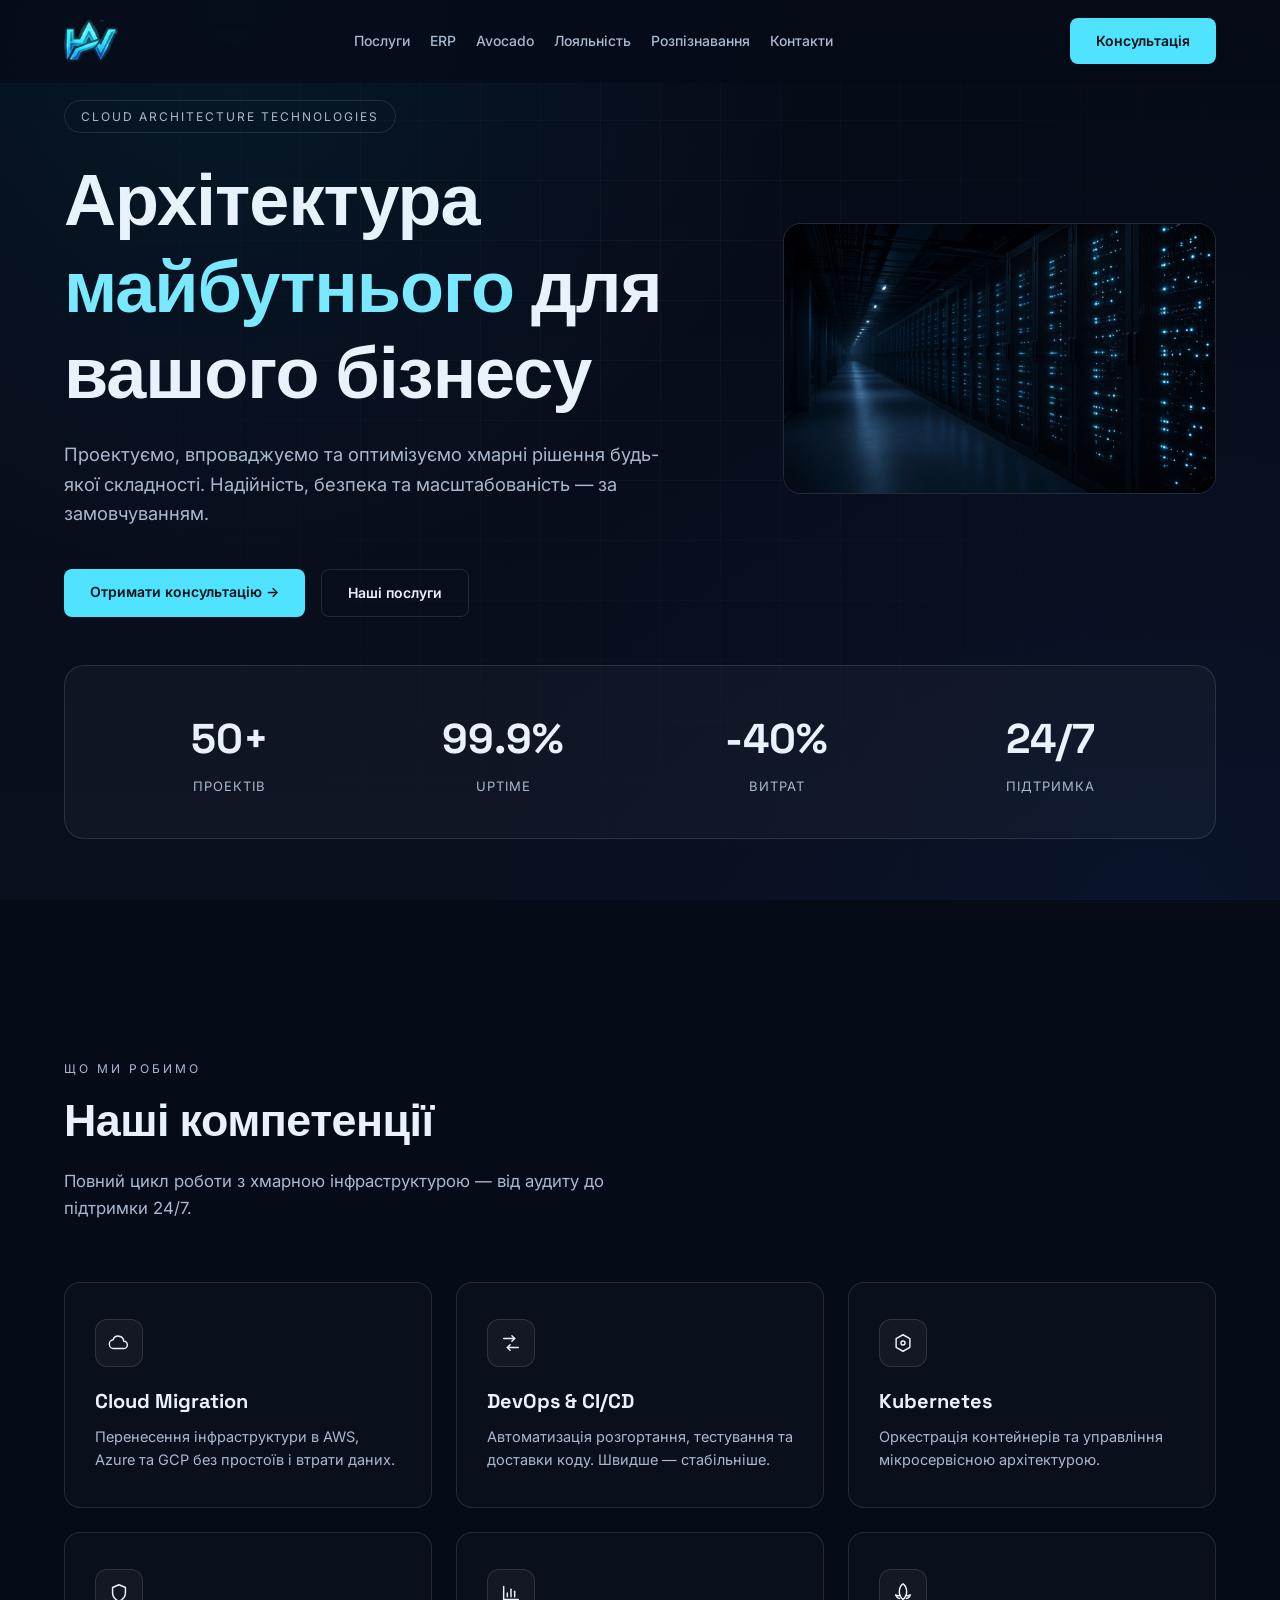
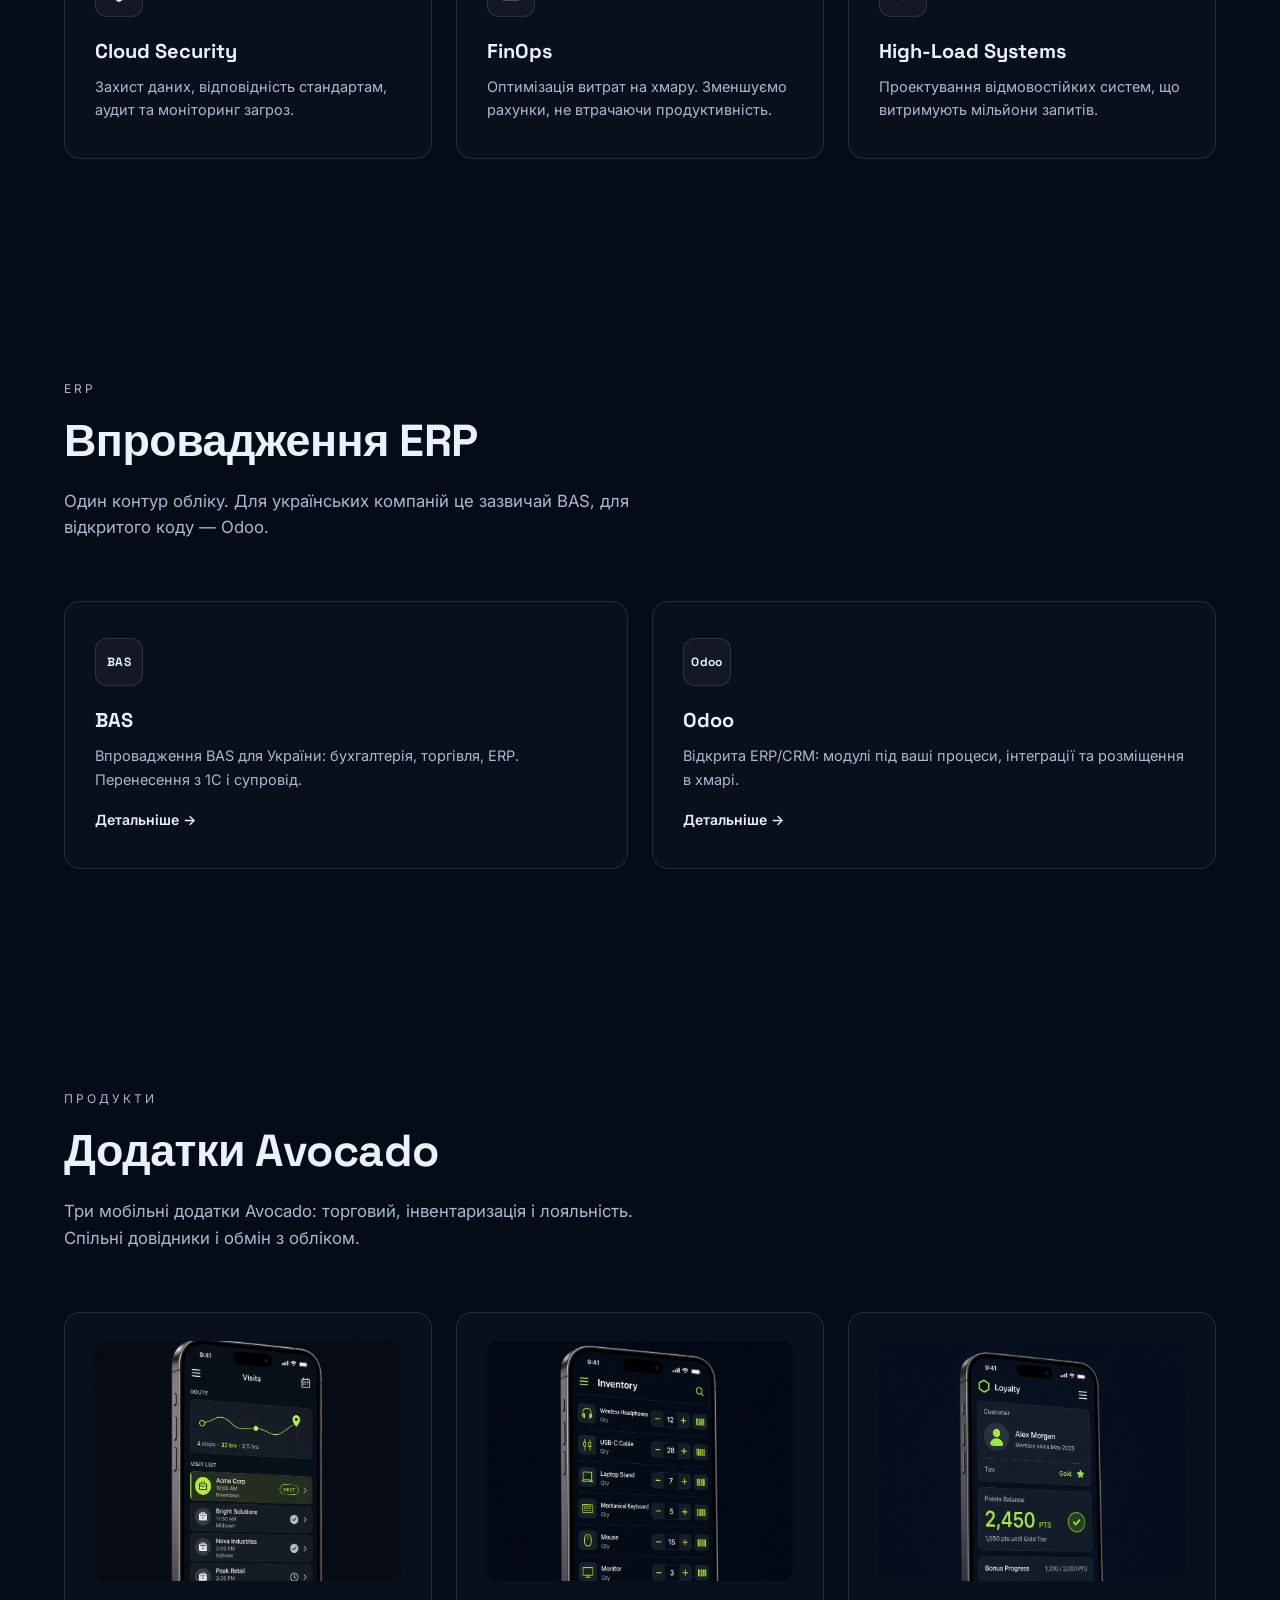
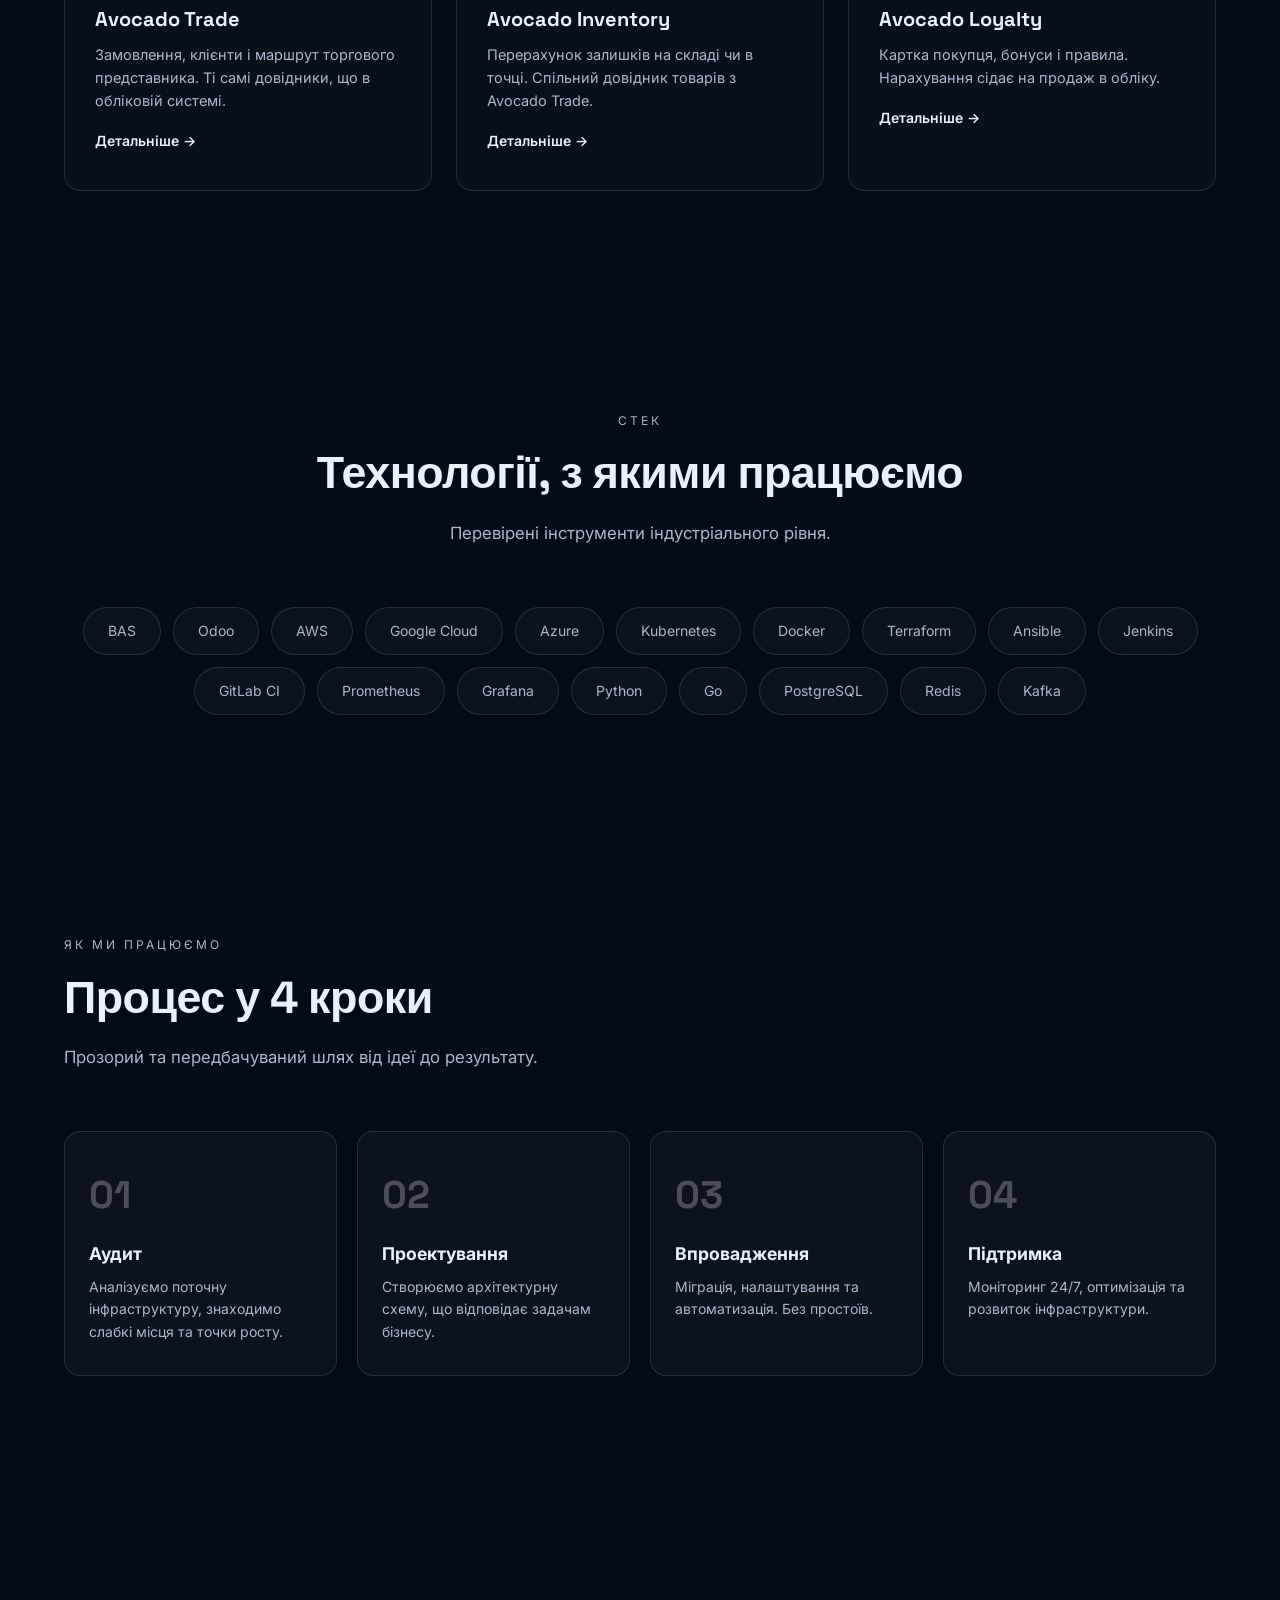
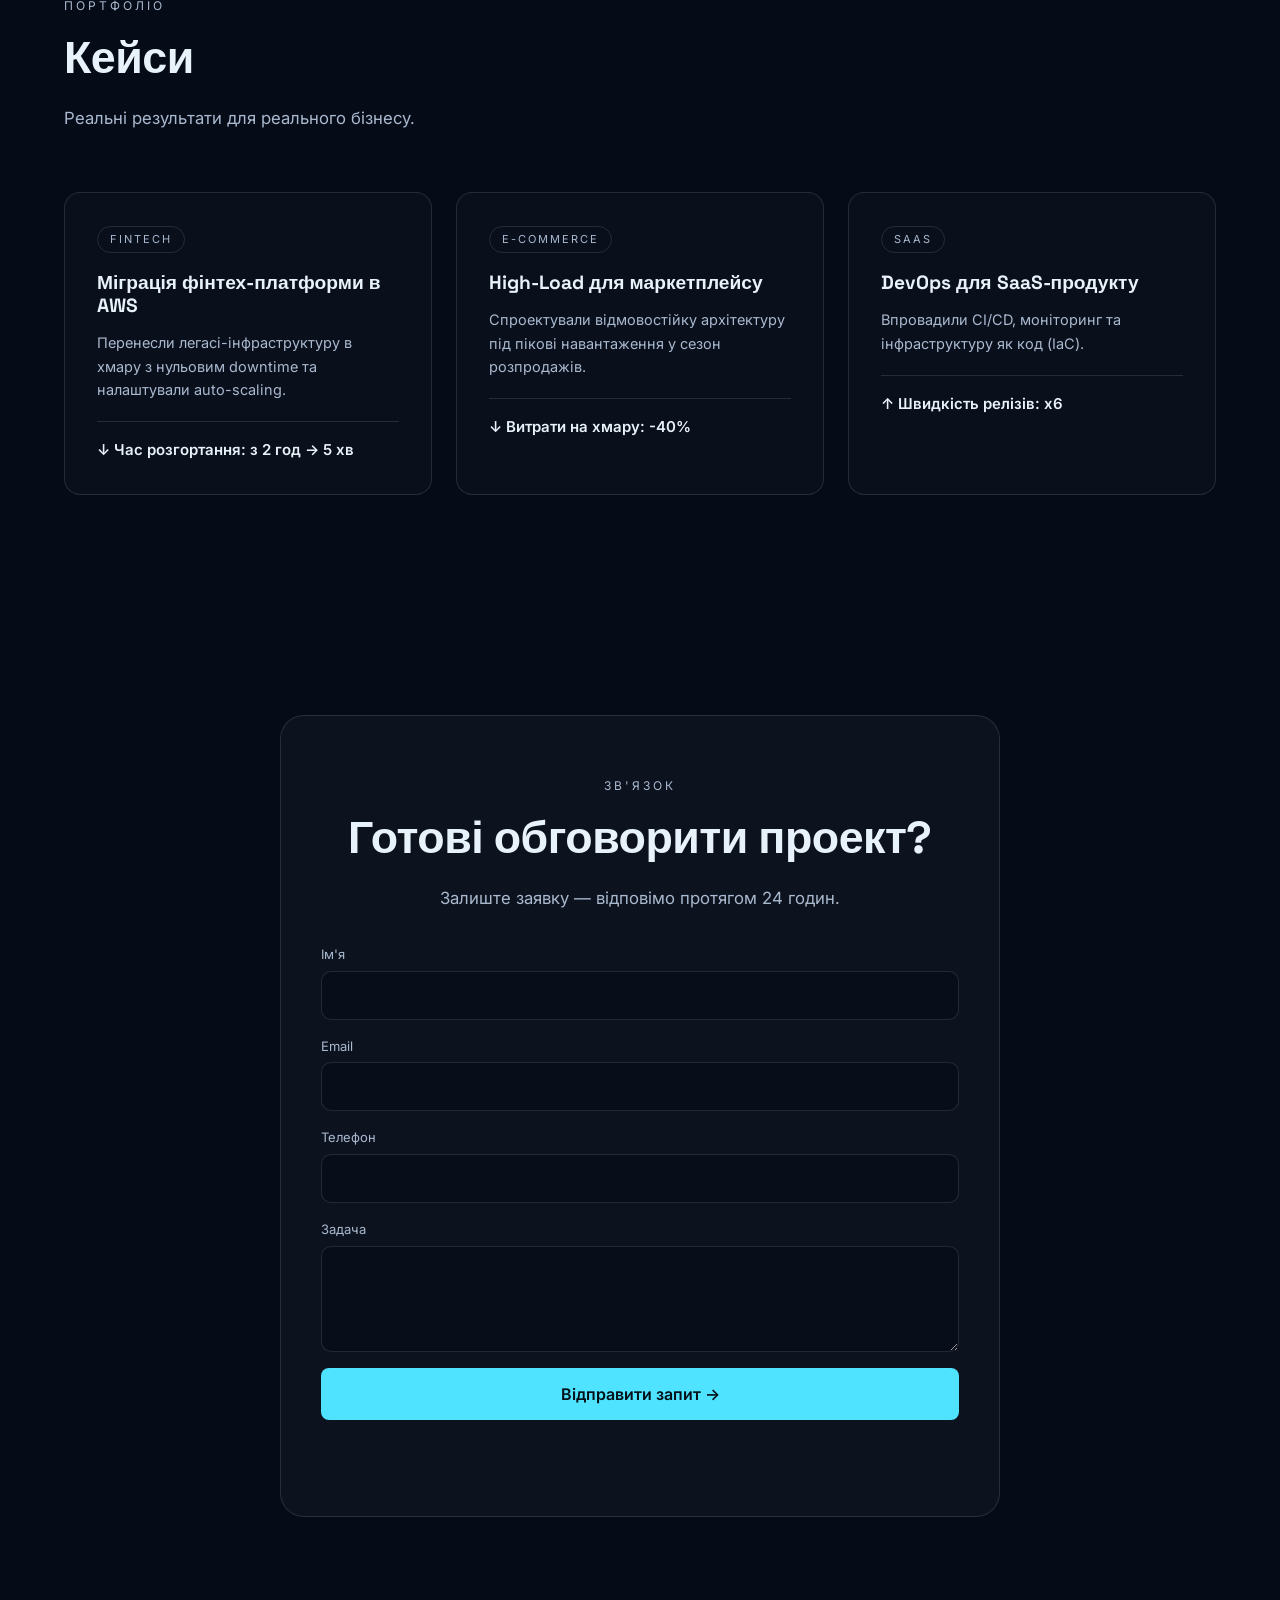
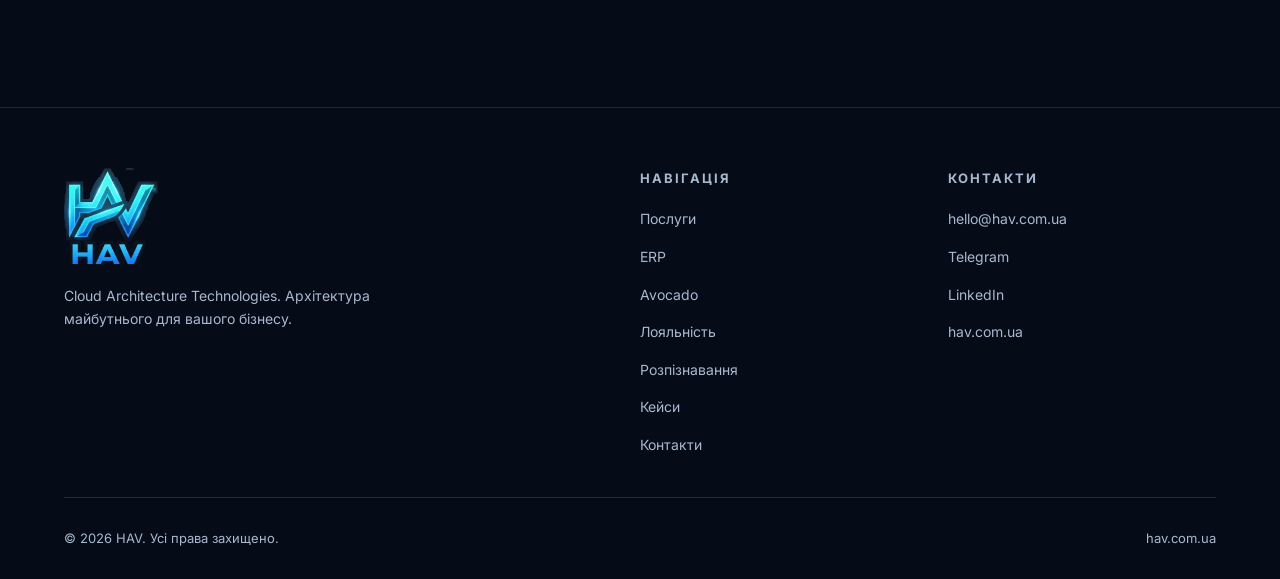
<file: index.html>
<!DOCTYPE html>
<html lang="uk" class="booting">
<head>
<meta charset="UTF-8" />
<meta name="viewport" content="width=device-width, initial-scale=1.0" />
<title>HAV — Cloud Architecture Technologies</title>
<link rel="icon" href="/favicon.ico" sizes="any">
<link rel="icon" type="image/png" sizes="32x32" href="/img/favicon-32.png">
<link rel="apple-touch-icon" href="/img/apple-touch-icon.png">
<meta name="description" content="HAV — проектуємо, впроваджуємо та оптимізуємо хмарні рішення для бізнесу. Архітектура майбутнього." />
<link rel="preconnect" href="https://fonts.googleapis.com">
<link rel="preconnect" href="https://fonts.gstatic.com" crossorigin>
<link href="https://fonts.googleapis.com/css2?family=Inter:wght@300;400;600;800;900&family=Space+Grotesk:wght@500;700&display=swap" rel="stylesheet">
<link rel="stylesheet" href="/css/styles.css">
</head>
<body data-page="home">

<header id="header">
  <div class="container nav">
    <a href="/" class="logo"><img src="/img/mark.png" alt="HAV"></a>
    <nav class="nav-links" id="navLinks">
      <a href="#services">Послуги</a>
      <a href="/erp">ERP</a>
      <a href="/avocado">Avocado</a>
      <a href="/loyalty">Лояльність</a>
      <a href="/recognition">Розпізнавання</a>
      <a href="#contact">Контакти</a>
      <a href="#contact" class="btn btn-primary">Консультація</a>
    </nav>
    <a href="#contact" class="btn btn-primary nav-cta">Консультація</a>
    <button class="burger" id="burger" type="button" aria-label="Меню" aria-expanded="false" aria-controls="navLinks">
      <span></span><span></span><span></span>
    </button>
  </div>
</header>

<main id="top">
  <section class="hero">
    <div class="container">
      <div class="hero-layout">
        <div class="hero-copy">
          <span class="badge" id="heroBadge">CLOUD ARCHITECTURE TECHNOLOGIES</span>
          <h1 id="heroTitle">Архітектура <span>майбутнього</span> для вашого бізнесу</h1>
          <p id="heroLead">Проектуємо, впроваджуємо та оптимізуємо хмарні рішення будь-якої складності. Надійність, безпека та масштабованість — за замовчуванням.</p>
          <div class="hero-cta" id="heroCta">
            <a href="#contact" class="btn btn-primary">Отримати консультацію →</a>
            <a href="#services" class="btn btn-ghost">Наші послуги</a>
          </div>
        </div>
        <figure class="hero-photo">
          <img src="/img/hero.jpg" alt="Серверна зала: стійки з холодним світлом індикаторів" width="1280" height="720">
        </figure>
      </div>
      <div class="stats" id="stats">
        <div class="stat"><b>50+</b><span>ПРОЕКТІВ</span></div>
        <div class="stat"><b>99.9%</b><span>UPTIME</span></div>
        <div class="stat"><b>-40%</b><span>ВИТРАТ</span></div>
        <div class="stat"><b>24/7</b><span>ПІДТРИМКА</span></div>
      </div>
    </div>
  </section>

  <section id="services">
    <div class="container">
      <span class="section-tag" id="servicesTag"></span>
      <h2 class="section-title" id="servicesTitle"></h2>
      <p class="section-sub" id="servicesSub"></p>
      <div class="services-grid" id="servicesGrid"></div>
    </div>
  </section>

  <section id="systems">
    <div class="container">
      <span class="section-tag" id="systemsTag"></span>
      <h2 class="section-title" id="systemsTitle"></h2>
      <p class="section-sub" id="systemsSub"></p>
      <div class="services-grid" id="systemsGrid"></div>
    </div>
  </section>

  <section id="products">
    <div class="container">
      <span class="section-tag" id="productsTag">Продукти</span>
      <h2 class="section-title" id="productsTitle">Додатки Avocado</h2>
      <p class="section-sub" id="productsSub">Три мобільні додатки Avocado: торговий, інвентаризація і лояльність. Спільні довідники і обмін з обліком.</p>
      <div class="services-grid" id="productsGrid">
        <a class="service" href="/trade"><img class="service-shot" src="/img/avocado-trade.jpg" alt=""><h3>Avocado Trade</h3><p>Замовлення, клієнти і маршрут торгового представника. Ті самі довідники, що в обліковій системі.</p><span class="more">Детальніше →</span></a>
        <a class="service" href="/inventory"><img class="service-shot" src="/img/avocado-inventory.jpg" alt=""><h3>Avocado Inventory</h3><p>Перерахунок залишків на складі чи в точці. Спільний довідник товарів з Avocado Trade.</p><span class="more">Детальніше →</span></a>
        <a class="service" href="/loyalty"><img class="service-shot" src="/img/avocado-loyalty.jpg" alt=""><h3>Avocado Loyalty</h3><p>Картка покупця, бонуси і правила. Нарахування сідає на продаж в обліку.</p><span class="more">Детальніше →</span></a>
      </div>
    </div>
  </section>

  <section id="tech">
    <div class="container">
      <div class="center-copy">
        <span class="section-tag" id="techTag"></span>
        <h2 class="section-title" id="techTitle"></h2>
        <p class="section-sub" id="techSub"></p>
      </div>
      <div class="tech-grid reveal" id="techGrid"></div>
    </div>
  </section>

  <section id="process">
    <div class="container">
      <span class="section-tag" id="processTag"></span>
      <h2 class="section-title" id="processTitle"></h2>
      <p class="section-sub" id="processSub"></p>
      <div class="process" id="processGrid"></div>
    </div>
  </section>

  <section id="cases">
    <div class="container">
      <span class="section-tag" id="casesTag"></span>
      <h2 class="section-title" id="casesTitle"></h2>
      <p class="section-sub" id="casesSub"></p>
      <div class="cases" id="casesGrid"></div>
    </div>
  </section>

  <section id="contact">
    <div class="container">
      <div class="contact">
        <div class="center-copy">
          <span class="section-tag" id="contactTag"></span>
          <h2 class="section-title" id="contactTitle"></h2>
          <p class="section-sub" id="contactSub" style="margin-bottom:0"></p>
        </div>
        <form id="contactForm">
          <div class="hp" aria-hidden="true">
            <label>Не заповнюйте<input type="text" name="hp" tabindex="-1" autocomplete="off"></label>
          </div>
          <label class="field">
            <span>Ім'я</span>
            <input type="text" name="name" autocomplete="name" maxlength="80" required>
          </label>
          <label class="field">
            <span>Email</span>
            <input type="email" name="email" autocomplete="email" maxlength="120" required>
          </label>
          <label class="field">
            <span>Телефон</span>
            <input type="tel" name="phone" autocomplete="tel" maxlength="40">
          </label>
          <label class="field">
            <span>Задача</span>
            <textarea name="message" rows="4" maxlength="4000"></textarea>
          </label>
          <button type="submit" class="btn btn-primary" id="submitBtn">Відправити запит →</button>
          <p class="form-status" id="formStatus" role="status" aria-live="polite"></p>
        </form>
      </div>
    </div>
  </section>
</main>

<footer>
  <div class="container">
    <div class="footer-grid">
      <div class="footer-brand">
        <div class="logo"><img src="/img/logo.png" alt="HAV"></div>
        <p id="footerTagline"></p>
      </div>
      <div>
        <h4>Навігація</h4>
        <ul>
          <li><a href="#services">Послуги</a></li>
          <li><a href="/erp">ERP</a></li>
          <li><a href="/avocado">Avocado</a></li>
          <li><a href="/loyalty">Лояльність</a></li>
          <li><a href="/recognition">Розпізнавання</a></li>
          <li><a href="#cases">Кейси</a></li>
          <li><a href="#contact">Контакти</a></li>
        </ul>
      </div>
      <div>
        <h4>Контакти</h4>
        <ul id="footerContacts"></ul>
      </div>
    </div>
    <div class="copyright">
      <!-- Email у noscript тримайте разом із contact.email у content.json -->
      <span id="copyright"></span>
      <span id="footerSite"></span>
    </div>
  </div>
</footer>

<noscript>
  <p class="noscript">Щоб переглянути сторінку, увімкніть JavaScript. Заявку можна надіслати на hello@hav.com.ua</p>
</noscript>

<script src="/js/main.js"></script>
</body>
</html>
</file>
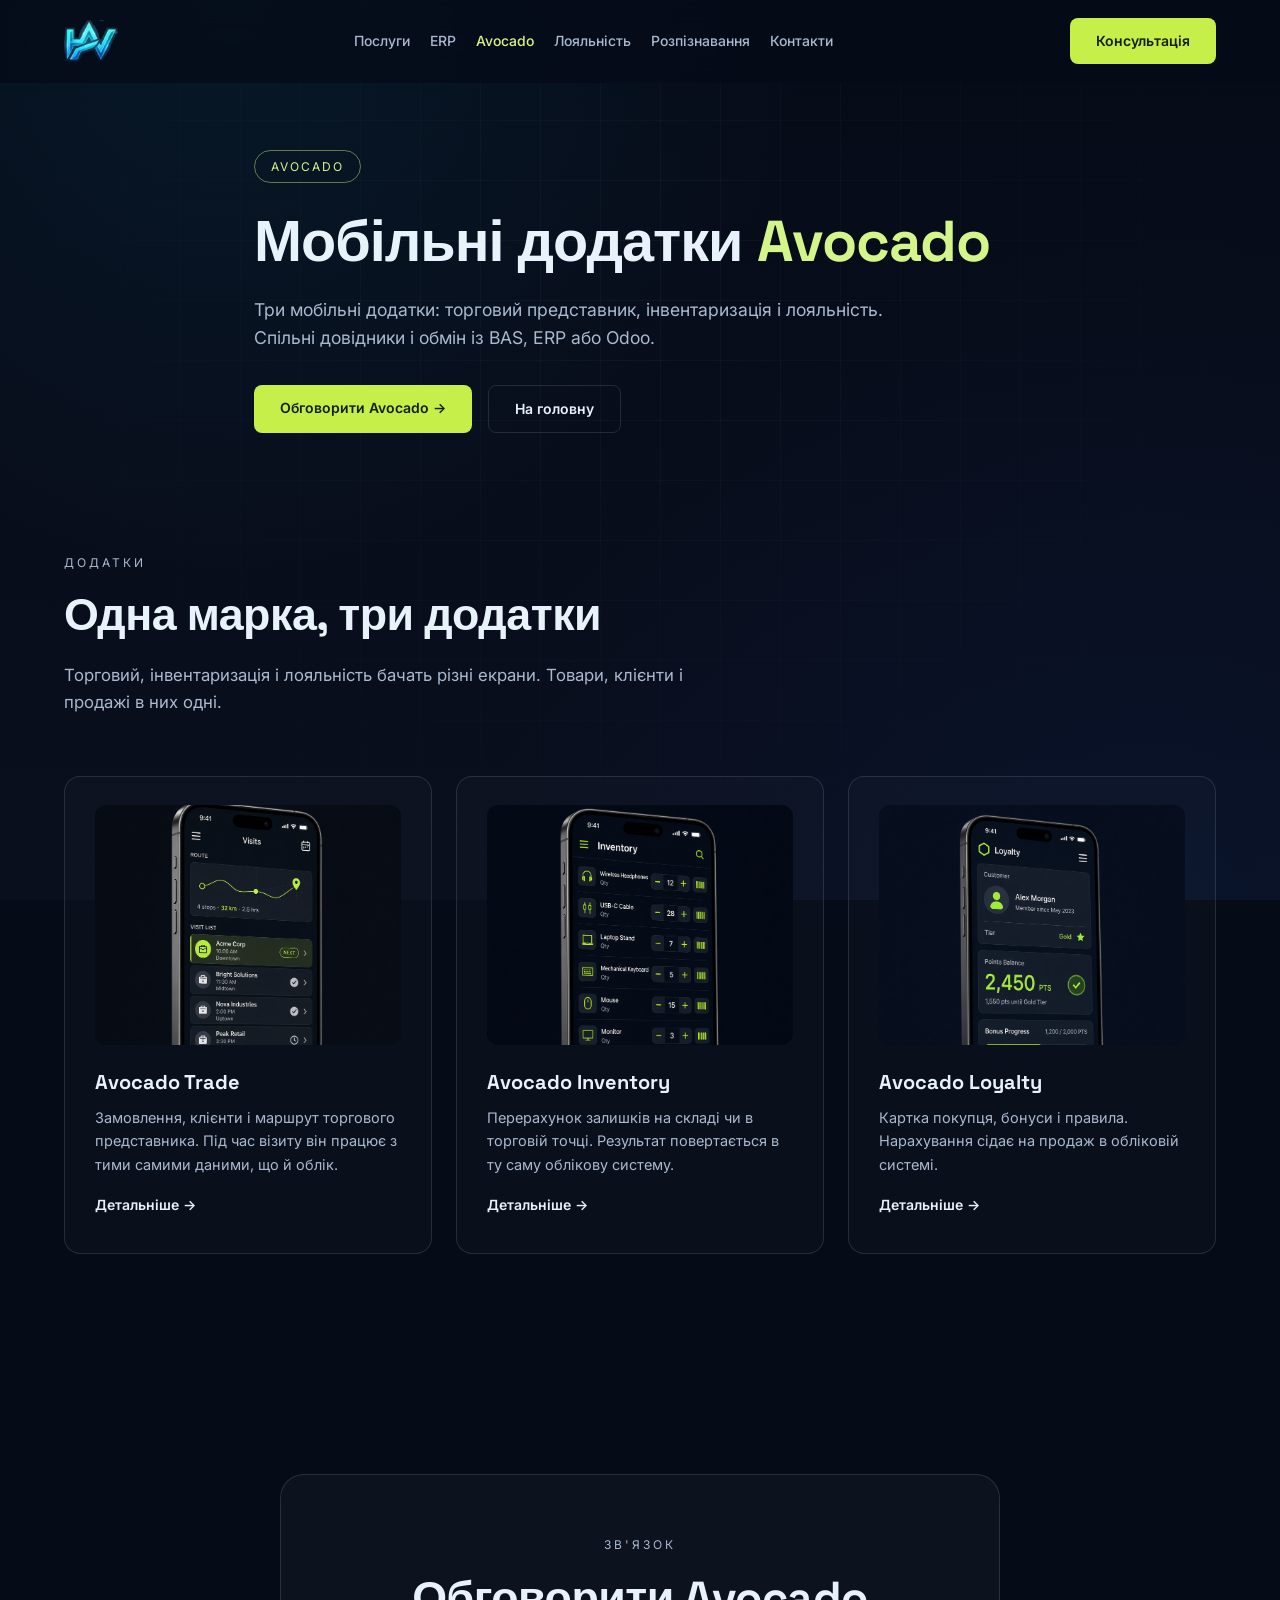
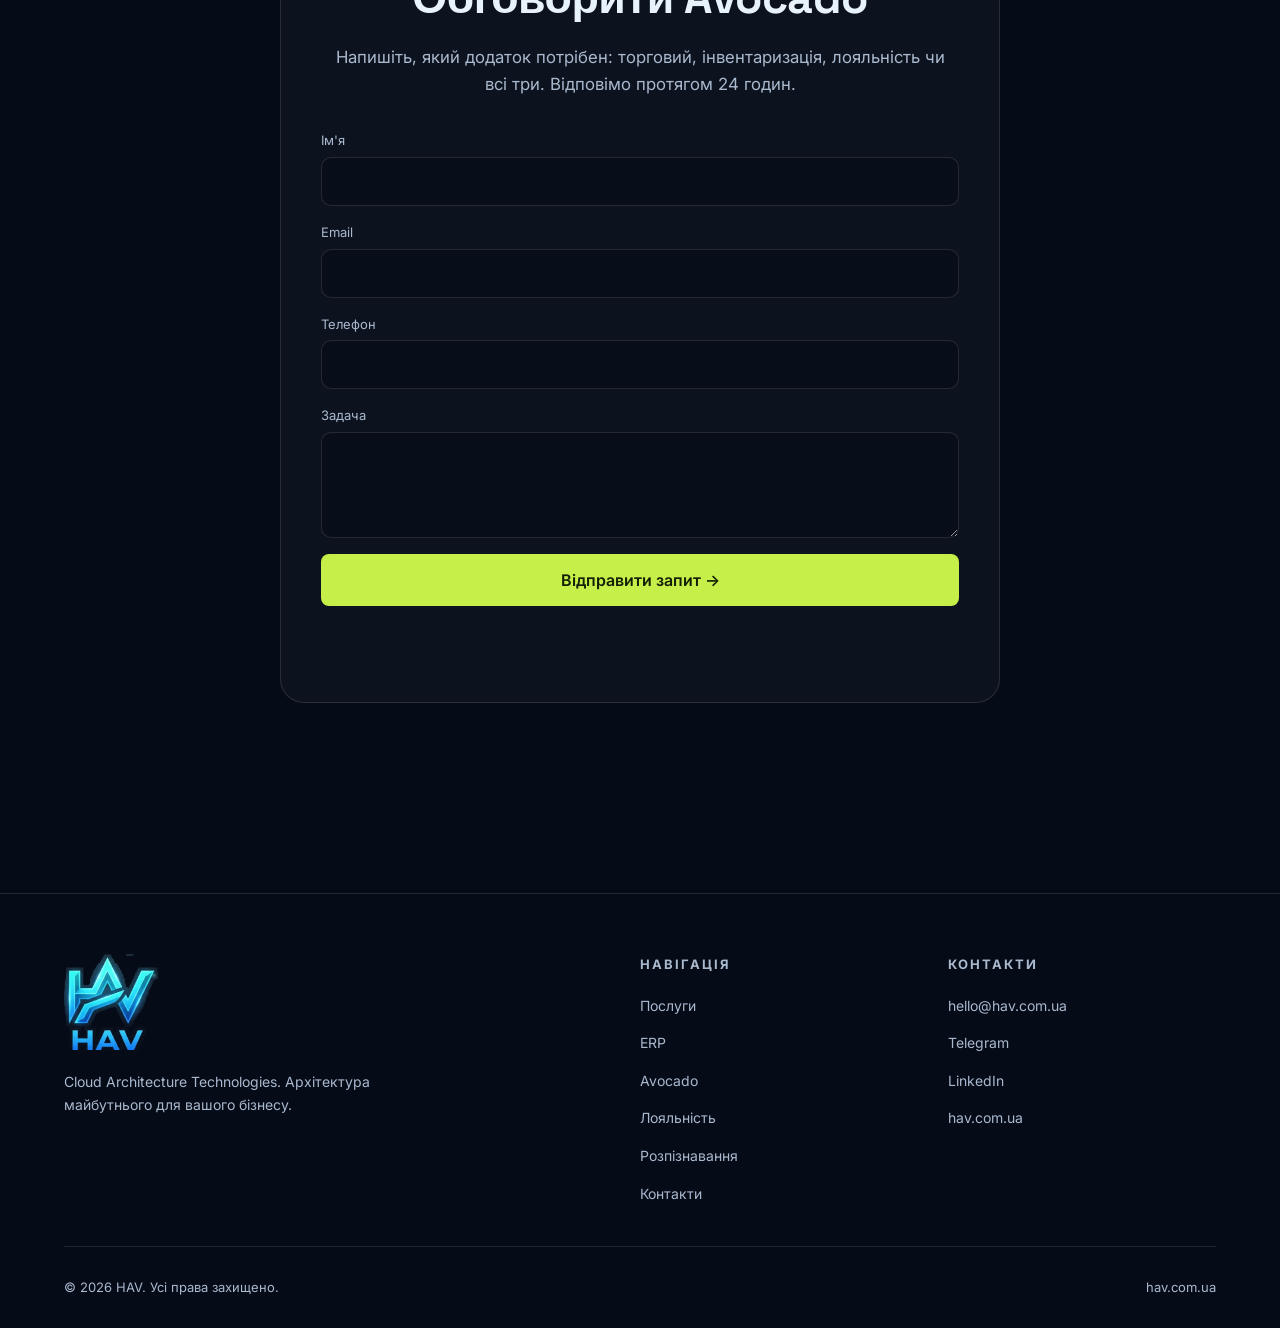
<file: avocado.html>
<!DOCTYPE html>
<html lang="uk">
<head>
<meta charset="UTF-8" />
<meta name="viewport" content="width=device-width, initial-scale=1.0" />
<title>Avocado — HAV</title>
<link rel="icon" href="/favicon.ico" sizes="any">
<link rel="icon" type="image/png" sizes="32x32" href="/img/favicon-32.png">
<link rel="apple-touch-icon" href="/img/apple-touch-icon.png">
<meta name="description" content="Avocado — мобільні додатки HAV: торговий представник, інвентаризація і лояльність. Спільні довідники і обмін з обліковою системою." />
<link rel="preconnect" href="https://fonts.googleapis.com">
<link rel="preconnect" href="https://fonts.gstatic.com" crossorigin>
<link href="https://fonts.googleapis.com/css2?family=Inter:wght@300;400;600;800;900&family=Space+Grotesk:wght@500;700&display=swap" rel="stylesheet">
<link rel="stylesheet" href="/css/styles.css">
</head>
<body class="theme-avocado" data-page="avocado">

<header id="header">
  <div class="container nav">
    <a href="/" class="logo"><img src="/img/mark.png" alt="HAV"></a>
    <nav class="nav-links" id="navLinks">
      <a href="/#services">Послуги</a>
      <a href="/erp">ERP</a>
      <a href="/avocado" class="is-active">Avocado</a>
      <a href="/loyalty">Лояльність</a>
      <a href="/recognition">Розпізнавання</a>
      <a href="#contact">Контакти</a>
      <a href="#contact" class="btn btn-primary">Консультація</a>
    </nav>
    <a href="#contact" class="btn btn-primary nav-cta">Консультація</a>
    <button class="burger" id="burger" type="button" aria-label="Меню" aria-expanded="false" aria-controls="navLinks">
      <span></span><span></span><span></span>
    </button>
  </div>
</header>

<main>
  <section class="page-hero">
    <div class="container hero-inner">
      <span class="badge">AVOCADO</span>
      <h1>Мобільні додатки <span>Avocado</span></h1>
      <p class="lead">Три мобільні додатки: торговий представник, інвентаризація і лояльність. Спільні довідники і обмін із BAS, ERP або Odoo.</p>
      <div class="hero-cta">
        <a href="#contact" class="btn btn-primary">Обговорити Avocado →</a>
        <a href="/" class="btn btn-ghost">На головну</a>
      </div>
    </div>
  </section>

  <section>
    <div class="container">
      <span class="section-tag">Додатки</span>
      <h2 class="section-title">Одна марка, три додатки</h2>
      <p class="section-sub">Торговий, інвентаризація і лояльність бачать різні екрани. Товари, клієнти і продажі в них одні.</p>
      <div class="services-grid">
        <a class="service" href="/trade">
          <img class="service-shot" src="/img/avocado-trade.jpg" alt="">
          <h3>Avocado Trade</h3>
          <p>Замовлення, клієнти і маршрут торгового представника. Під час візиту він працює з тими самими даними, що й облік.</p>
          <span class="more">Детальніше →</span>
        </a>
        <a class="service" href="/inventory">
          <img class="service-shot" src="/img/avocado-inventory.jpg" alt="">
          <h3>Avocado Inventory</h3>
          <p>Перерахунок залишків на складі чи в торговій точці. Результат повертається в ту саму облікову систему.</p>
          <span class="more">Детальніше →</span>
        </a>
        <a class="service" href="/loyalty">
          <img class="service-shot" src="/img/avocado-loyalty.jpg" alt="">
          <h3>Avocado Loyalty</h3>
          <p>Картка покупця, бонуси і правила. Нарахування сідає на продаж в обліковій системі.</p>
          <span class="more">Детальніше →</span>
        </a>
      </div>
    </div>
  </section>

  <section id="contact">
    <div class="container">
      <div class="contact">
        <div class="center-copy">
          <span class="section-tag">Зв'язок</span>
          <h2 class="section-title">Обговорити Avocado</h2>
          <p class="section-sub" style="margin-bottom:0">Напишіть, який додаток потрібен: торговий, інвентаризація, лояльність чи всі три. Відповімо протягом 24 годин.</p>
        </div>
        <form id="contactForm">
          <input type="hidden" name="topic" value="Avocado">
          <div class="hp" aria-hidden="true">
            <label>Не заповнюйте<input type="text" name="hp" tabindex="-1" autocomplete="off"></label>
          </div>
          <label class="field"><span>Ім'я</span><input type="text" name="name" autocomplete="name" maxlength="80" required></label>
          <label class="field"><span>Email</span><input type="email" name="email" autocomplete="email" maxlength="120" required></label>
          <label class="field"><span>Телефон</span><input type="tel" name="phone" autocomplete="tel" maxlength="40"></label>
          <label class="field"><span>Задача</span><textarea name="message" rows="4" maxlength="4000"></textarea></label>
          <button type="submit" class="btn btn-primary" id="submitBtn">Відправити запит →</button>
          <p class="form-status" id="formStatus" role="status" aria-live="polite"></p>
        </form>
      </div>
    </div>
  </section>
</main>

<footer>
  <div class="container">
    <div class="footer-grid">
      <div class="footer-brand">
        <div class="logo"><img src="/img/logo.png" alt="HAV"></div>
        <p id="footerTagline">Cloud Architecture Technologies. Архітектура майбутнього для вашого бізнесу.</p>
      </div>
      <div>
        <h4>Навігація</h4>
        <ul>
          <li><a href="/#services">Послуги</a></li>
          <li><a href="/erp">ERP</a></li>
          <li><a href="/avocado">Avocado</a></li>
          <li><a href="/loyalty">Лояльність</a></li>
          <li><a href="/recognition">Розпізнавання</a></li>
          <li><a href="/#contact">Контакти</a></li>
        </ul>
      </div>
      <div>
        <h4>Контакти</h4>
        <ul id="footerContacts">
          <li><a href="mailto:hello@hav.com.ua">hello@hav.com.ua</a></li>
        </ul>
      </div>
    </div>
    <div class="copyright">
      <span id="copyright"></span>
      <span id="footerSite"></span>
    </div>
  </div>
</footer>

<script src="/js/main.js"></script>
</body>
</html>
</file>
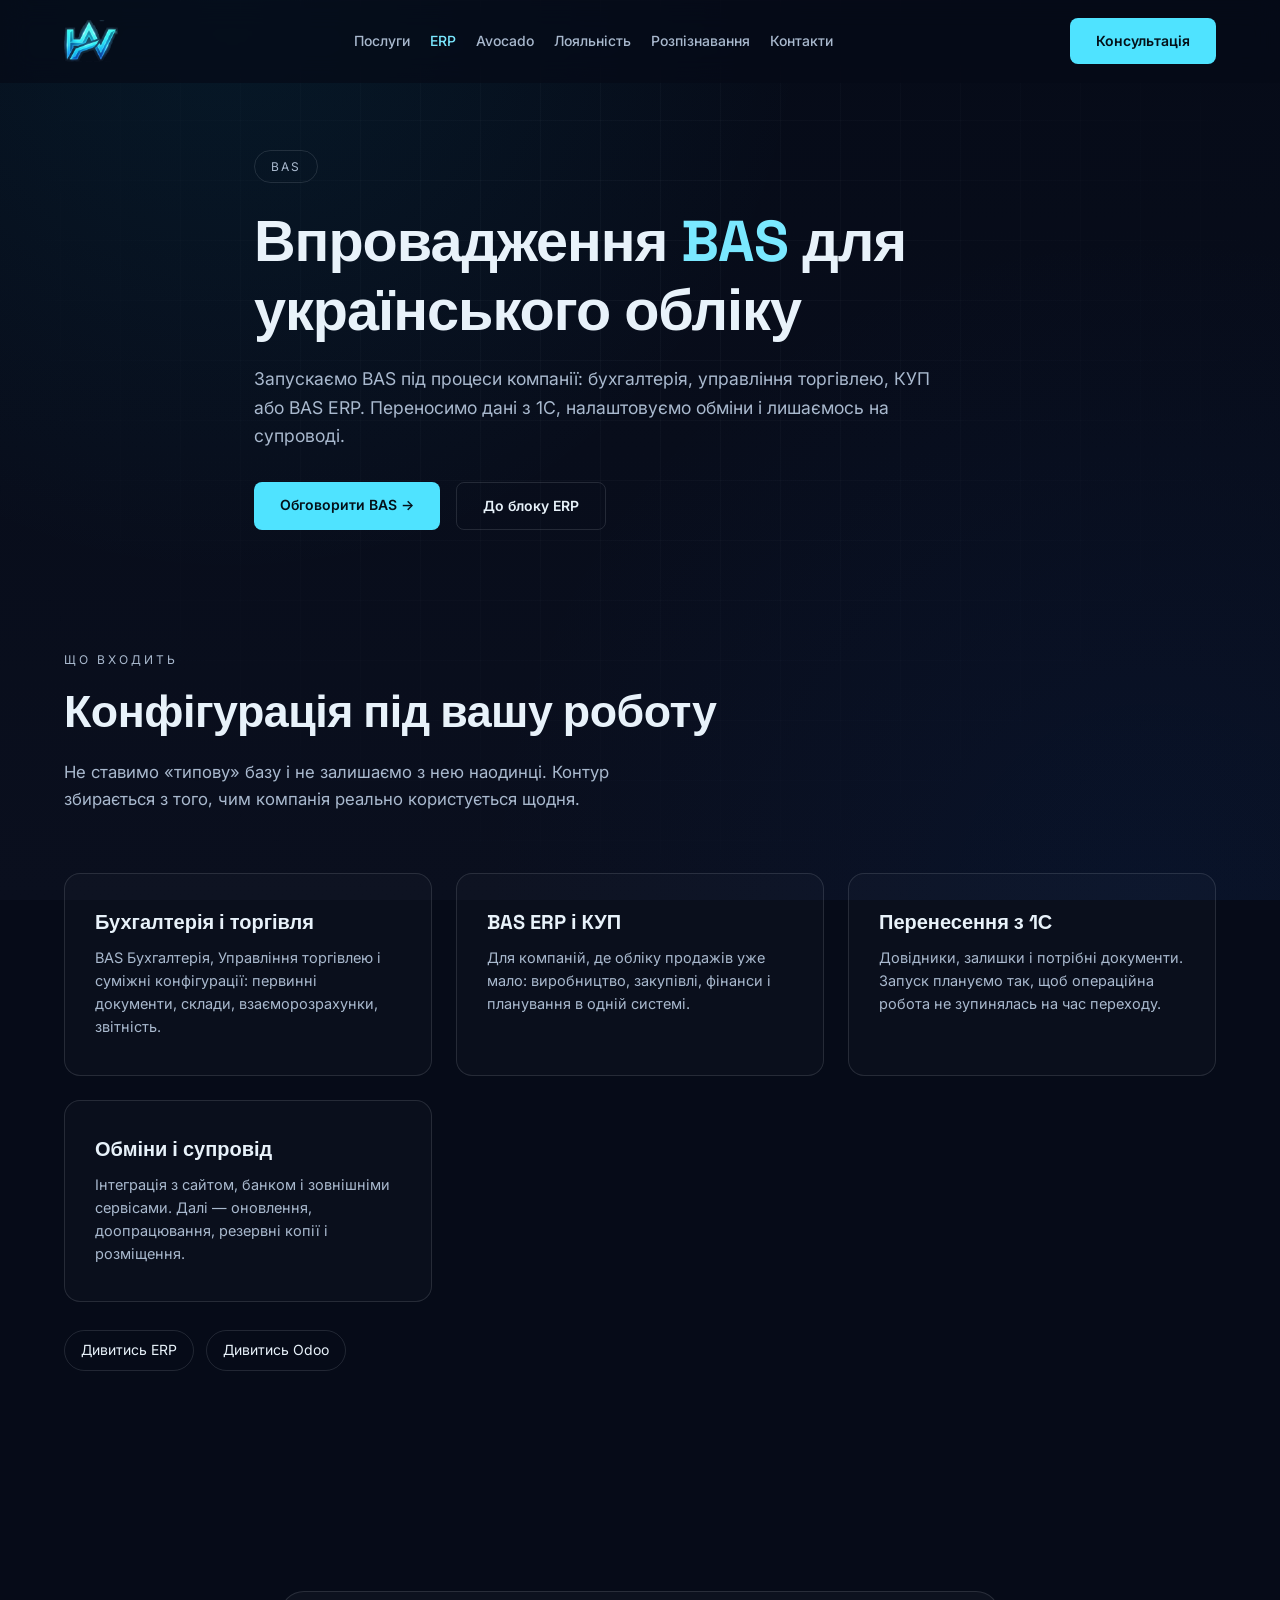
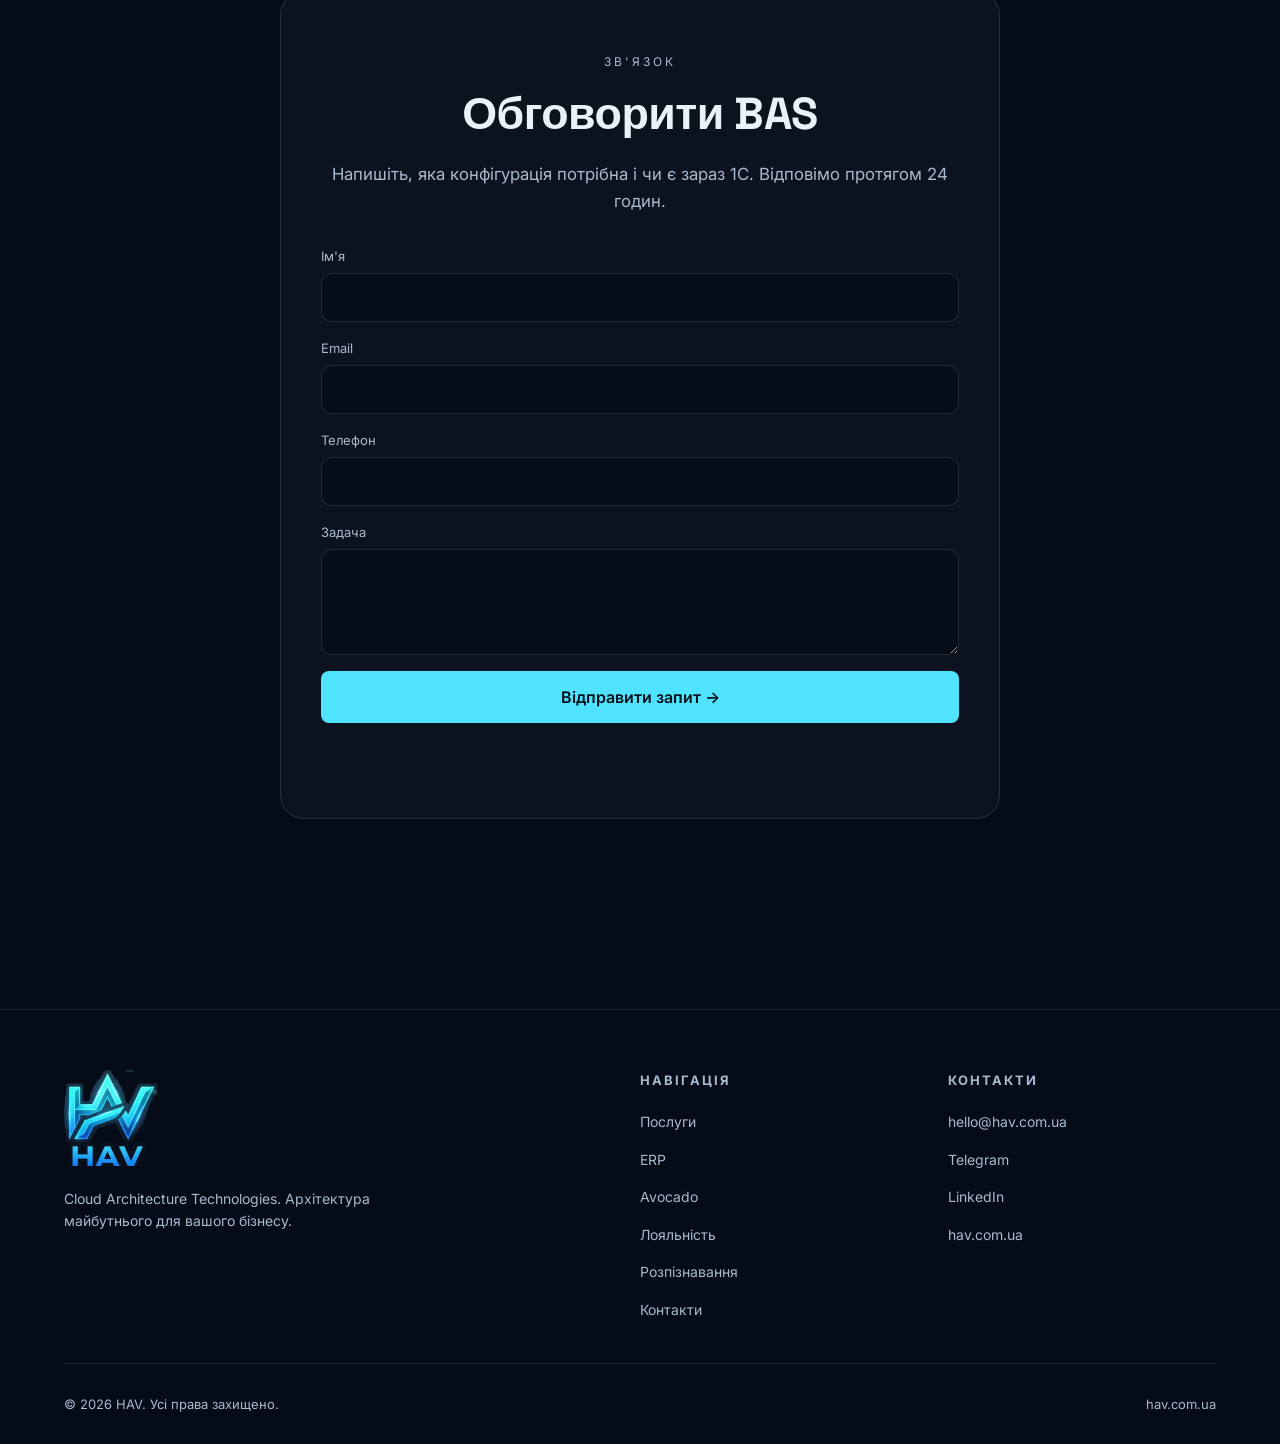
<file: bas.html>
<!DOCTYPE html>
<html lang="uk">
<head>
<meta charset="UTF-8" />
<meta name="viewport" content="width=device-width, initial-scale=1.0" />
<title>BAS — HAV</title>
<link rel="icon" href="/favicon.ico" sizes="any">
<link rel="icon" type="image/png" sizes="32x32" href="/img/favicon-32.png">
<link rel="apple-touch-icon" href="/img/apple-touch-icon.png">
<meta name="description" content="HAV впроваджує BAS: бухгалтерія, торгівля, КУП і BAS ERP. Перенесення з 1С, обміни і супровід." />
<link rel="preconnect" href="https://fonts.googleapis.com">
<link rel="preconnect" href="https://fonts.gstatic.com" crossorigin>
<link href="https://fonts.googleapis.com/css2?family=Inter:wght@300;400;600;800;900&family=Space+Grotesk:wght@500;700&display=swap" rel="stylesheet">
<link rel="stylesheet" href="/css/styles.css">
</head>
<body data-page="bas">

<header id="header">
  <div class="container nav">
    <a href="/" class="logo"><img src="/img/mark.png" alt="HAV"></a>
    <nav class="nav-links" id="navLinks">
      <a href="/#services">Послуги</a>
      <a href="/erp" class="is-active">ERP</a>
      <a href="/avocado">Avocado</a>
      <a href="/loyalty">Лояльність</a>
      <a href="/recognition">Розпізнавання</a>
      <a href="#contact">Контакти</a>
      <a href="#contact" class="btn btn-primary">Консультація</a>
    </nav>
    <a href="#contact" class="btn btn-primary nav-cta">Консультація</a>
    <button class="burger" id="burger" type="button" aria-label="Меню" aria-expanded="false" aria-controls="navLinks">
      <span></span><span></span><span></span>
    </button>
  </div>
</header>

<main>
  <section class="page-hero">
    <div class="container hero-inner">
      <span class="badge">BAS</span>
      <h1>Впровадження <span>BAS</span> для українського обліку</h1>
      <p class="lead">Запускаємо BAS під процеси компанії: бухгалтерія, управління торгівлею, КУП або BAS ERP. Переносимо дані з 1С, налаштовуємо обміни і лишаємось на супроводі.</p>
      <div class="hero-cta">
        <a href="#contact" class="btn btn-primary">Обговорити BAS →</a>
        <a href="/erp" class="btn btn-ghost">До блоку ERP</a>
      </div>
    </div>
  </section>

  <section>
    <div class="container">
      <span class="section-tag">Що входить</span>
      <h2 class="section-title">Конфігурація під вашу роботу</h2>
      <p class="section-sub">Не ставимо «типову» базу і не залишаємо з нею наодинці. Контур збирається з того, чим компанія реально користується щодня.</p>
      <div class="services-grid">
        <article class="service">
          <h3>Бухгалтерія і торгівля</h3>
          <p>BAS Бухгалтерія, Управління торгівлею і суміжні конфігурації: первинні документи, склади, взаєморозрахунки, звітність.</p>
        </article>
        <article class="service">
          <h3>BAS ERP і КУП</h3>
          <p>Для компаній, де обліку продажів уже мало: виробництво, закупівлі, фінанси і планування в одній системі.</p>
        </article>
        <article class="service">
          <h3>Перенесення з 1С</h3>
          <p>Довідники, залишки і потрібні документи. Запуск плануємо так, щоб операційна робота не зупинялась на час переходу.</p>
        </article>
        <article class="service">
          <h3>Обміни і супровід</h3>
          <p>Інтеграція з сайтом, банком і зовнішніми сервісами. Далі — оновлення, доопрацювання, резервні копії і розміщення.</p>
        </article>
      </div>
      <div class="related">
        <a href="/erp">Дивитись ERP</a>
        <a href="/odoo">Дивитись Odoo</a>
      </div>
    </div>
  </section>

  <section id="contact">
    <div class="container">
      <div class="contact">
        <div class="center-copy">
          <span class="section-tag">Зв'язок</span>
          <h2 class="section-title">Обговорити BAS</h2>
          <p class="section-sub" style="margin-bottom:0">Напишіть, яка конфігурація потрібна і чи є зараз 1С. Відповімо протягом 24 годин.</p>
        </div>
        <form id="contactForm">
          <input type="hidden" name="topic" value="BAS">
          <div class="hp" aria-hidden="true">
            <label>Не заповнюйте<input type="text" name="hp" tabindex="-1" autocomplete="off"></label>
          </div>
          <label class="field"><span>Ім'я</span><input type="text" name="name" autocomplete="name" maxlength="80" required></label>
          <label class="field"><span>Email</span><input type="email" name="email" autocomplete="email" maxlength="120" required></label>
          <label class="field"><span>Телефон</span><input type="tel" name="phone" autocomplete="tel" maxlength="40"></label>
          <label class="field"><span>Задача</span><textarea name="message" rows="4" maxlength="4000"></textarea></label>
          <button type="submit" class="btn btn-primary" id="submitBtn">Відправити запит →</button>
          <p class="form-status" id="formStatus" role="status" aria-live="polite"></p>
        </form>
      </div>
    </div>
  </section>
</main>

<footer>
  <div class="container">
    <div class="footer-grid">
      <div class="footer-brand">
        <div class="logo"><img src="/img/logo.png" alt="HAV"></div>
        <p id="footerTagline">Cloud Architecture Technologies. Архітектура майбутнього для вашого бізнесу.</p>
      </div>
      <div>
        <h4>Навігація</h4>
        <ul>
          <li><a href="/#services">Послуги</a></li>
          <li><a href="/erp">ERP</a></li>
          <li><a href="/avocado">Avocado</a></li>
          <li><a href="/loyalty">Лояльність</a></li>
          <li><a href="/recognition">Розпізнавання</a></li>
          <li><a href="/#contact">Контакти</a></li>
        </ul>
      </div>
      <div>
        <h4>Контакти</h4>
        <ul id="footerContacts">
          <li><a href="mailto:hello@hav.com.ua">hello@hav.com.ua</a></li>
        </ul>
      </div>
    </div>
    <div class="copyright">
      <span id="copyright"></span>
      <span id="footerSite"></span>
    </div>
  </div>
</footer>

<script src="/js/main.js"></script>
</body>
</html>
</file>
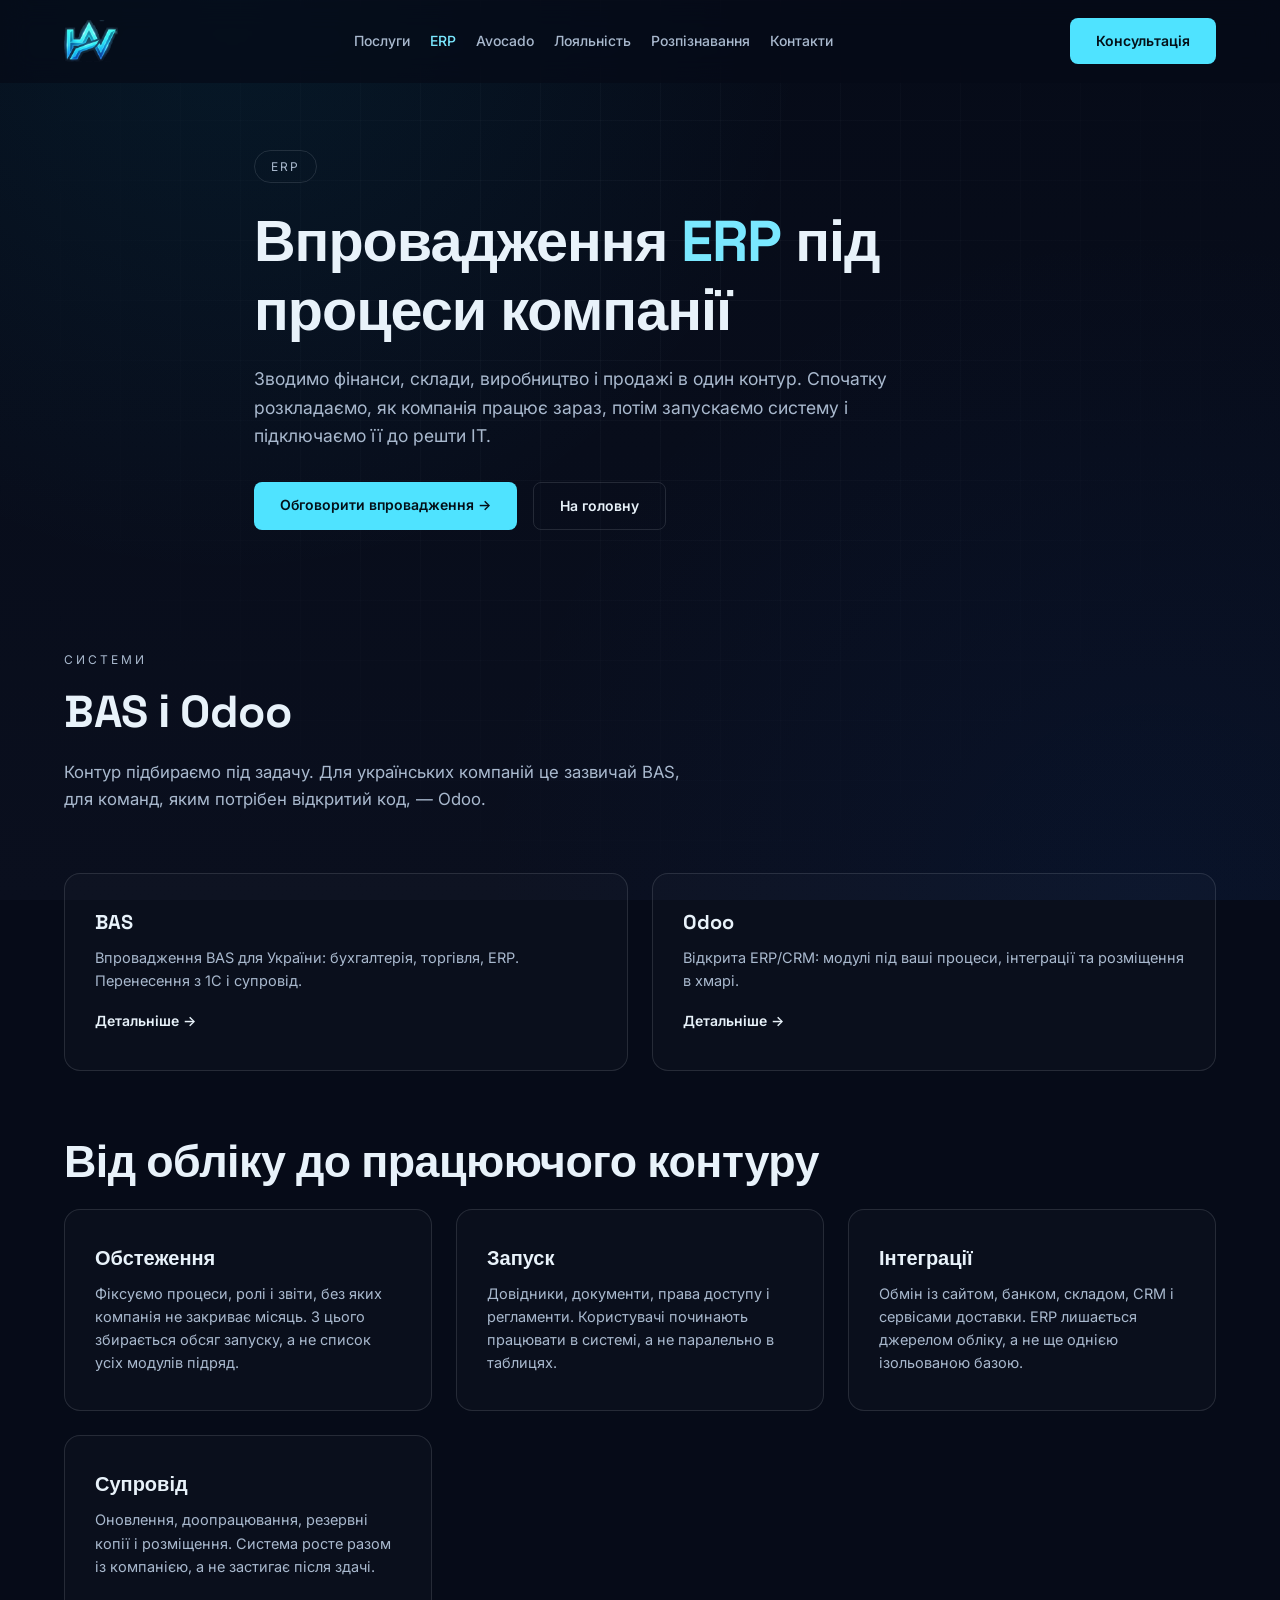
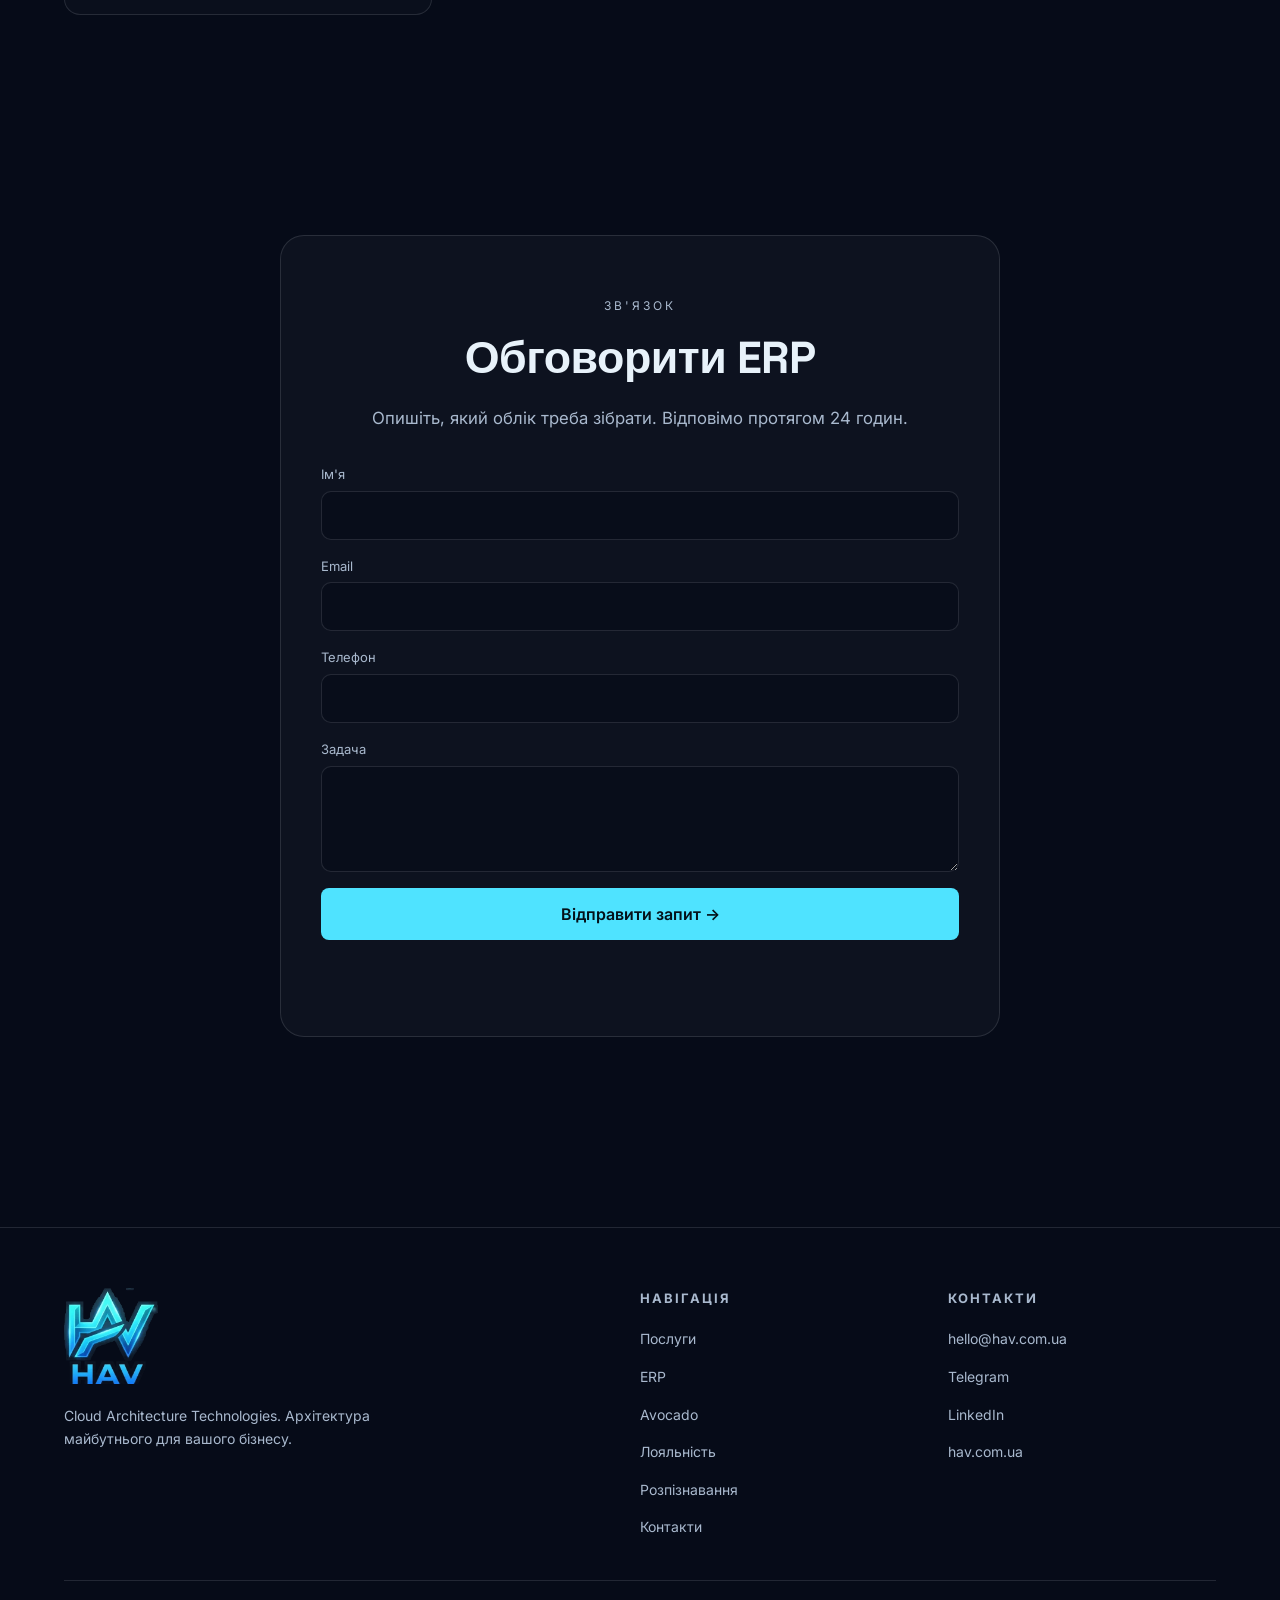
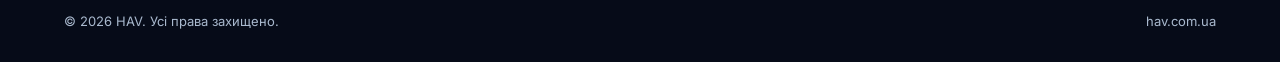
<file: erp.html>
<!DOCTYPE html>
<html lang="uk">
<head>
<meta charset="UTF-8" />
<meta name="viewport" content="width=device-width, initial-scale=1.0" />
<title>ERP — HAV</title>
<link rel="icon" href="/favicon.ico" sizes="any">
<link rel="icon" type="image/png" sizes="32x32" href="/img/favicon-32.png">
<link rel="apple-touch-icon" href="/img/apple-touch-icon.png">
<meta name="description" content="HAV впроваджує ERP: фінанси, склади, виробництво і продажі в одному контурі. Обстеження процесів, запуск і інтеграції." />
<link rel="preconnect" href="https://fonts.googleapis.com">
<link rel="preconnect" href="https://fonts.gstatic.com" crossorigin>
<link href="https://fonts.googleapis.com/css2?family=Inter:wght@300;400;600;800;900&family=Space+Grotesk:wght@500;700&display=swap" rel="stylesheet">
<link rel="stylesheet" href="/css/styles.css">
</head>
<body data-page="erp">

<header id="header">
  <div class="container nav">
    <a href="/" class="logo"><img src="/img/mark.png" alt="HAV"></a>
    <nav class="nav-links" id="navLinks">
      <a href="/#services">Послуги</a>
      <a href="/erp" class="is-active">ERP</a>
      <a href="/avocado">Avocado</a>
      <a href="/loyalty">Лояльність</a>
      <a href="/recognition">Розпізнавання</a>
      <a href="#contact">Контакти</a>
      <a href="#contact" class="btn btn-primary">Консультація</a>
    </nav>
    <a href="#contact" class="btn btn-primary nav-cta">Консультація</a>
    <button class="burger" id="burger" type="button" aria-label="Меню" aria-expanded="false" aria-controls="navLinks">
      <span></span><span></span><span></span>
    </button>
  </div>
</header>

<main>
  <section class="page-hero">
    <div class="container hero-inner">
      <span class="badge">ERP</span>
      <h1>Впровадження <span>ERP</span> під процеси компанії</h1>
      <p class="lead">Зводимо фінанси, склади, виробництво і продажі в один контур. Спочатку розкладаємо, як компанія працює зараз, потім запускаємо систему і підключаємо її до решти ІТ.</p>
      <div class="hero-cta">
        <a href="#contact" class="btn btn-primary">Обговорити впровадження →</a>
        <a href="/" class="btn btn-ghost">На головну</a>
      </div>
    </div>
  </section>

  <section>
    <div class="container">
      <span class="section-tag">Системи</span>
      <h2 class="section-title">BAS і Odoo</h2>
      <p class="section-sub">Контур підбираємо під задачу. Для українських компаній це зазвичай BAS, для команд, яким потрібен відкритий код, — Odoo.</p>
      <div class="services-grid">
        <a class="service" href="/bas">
          <h3>BAS</h3>
          <p>Впровадження BAS для України: бухгалтерія, торгівля, ERP. Перенесення з 1С і супровід.</p>
          <span class="more">Детальніше →</span>
        </a>
        <a class="service" href="/odoo">
          <h3>Odoo</h3>
          <p>Відкрита ERP/CRM: модулі під ваші процеси, інтеграції та розміщення в хмарі.</p>
          <span class="more">Детальніше →</span>
        </a>
      </div>
      <h2 class="section-title" style="margin-top:64px">Від обліку до працюючого контуру</h2>
      <div class="services-grid">
        <article class="service">
          <h3>Обстеження</h3>
          <p>Фіксуємо процеси, ролі і звіти, без яких компанія не закриває місяць. З цього збирається обсяг запуску, а не список усіх модулів підряд.</p>
        </article>
        <article class="service">
          <h3>Запуск</h3>
          <p>Довідники, документи, права доступу і регламенти. Користувачі починають працювати в системі, а не паралельно в таблицях.</p>
        </article>
        <article class="service">
          <h3>Інтеграції</h3>
          <p>Обмін із сайтом, банком, складом, CRM і сервісами доставки. ERP лишається джерелом обліку, а не ще однією ізольованою базою.</p>
        </article>
        <article class="service">
          <h3>Супровід</h3>
          <p>Оновлення, доопрацювання, резервні копії і розміщення. Система росте разом із компанією, а не застигає після здачі.</p>
        </article>
      </div>
    </div>
  </section>

  <section id="contact">
    <div class="container">
      <div class="contact">
        <div class="center-copy">
          <span class="section-tag">Зв'язок</span>
          <h2 class="section-title">Обговорити ERP</h2>
          <p class="section-sub" style="margin-bottom:0">Опишіть, який облік треба зібрати. Відповімо протягом 24 годин.</p>
        </div>
        <form id="contactForm">
          <input type="hidden" name="topic" value="ERP">
          <div class="hp" aria-hidden="true">
            <label>Не заповнюйте<input type="text" name="hp" tabindex="-1" autocomplete="off"></label>
          </div>
          <label class="field"><span>Ім'я</span><input type="text" name="name" autocomplete="name" maxlength="80" required></label>
          <label class="field"><span>Email</span><input type="email" name="email" autocomplete="email" maxlength="120" required></label>
          <label class="field"><span>Телефон</span><input type="tel" name="phone" autocomplete="tel" maxlength="40"></label>
          <label class="field"><span>Задача</span><textarea name="message" rows="4" maxlength="4000"></textarea></label>
          <button type="submit" class="btn btn-primary" id="submitBtn">Відправити запит →</button>
          <p class="form-status" id="formStatus" role="status" aria-live="polite"></p>
        </form>
      </div>
    </div>
  </section>
</main>

<footer>
  <div class="container">
    <div class="footer-grid">
      <div class="footer-brand">
        <div class="logo"><img src="/img/logo.png" alt="HAV"></div>
        <p id="footerTagline">Cloud Architecture Technologies. Архітектура майбутнього для вашого бізнесу.</p>
      </div>
      <div>
        <h4>Навігація</h4>
        <ul>
          <li><a href="/#services">Послуги</a></li>
          <li><a href="/erp">ERP</a></li>
          <li><a href="/avocado">Avocado</a></li>
          <li><a href="/loyalty">Лояльність</a></li>
          <li><a href="/recognition">Розпізнавання</a></li>
          <li><a href="/#contact">Контакти</a></li>
        </ul>
      </div>
      <div>
        <h4>Контакти</h4>
        <ul id="footerContacts">
          <li><a href="mailto:hello@hav.com.ua">hello@hav.com.ua</a></li>
        </ul>
      </div>
    </div>
    <div class="copyright">
      <span id="copyright"></span>
      <span id="footerSite"></span>
    </div>
  </div>
</footer>

<script src="/js/main.js"></script>
</body>
</html>
</file>
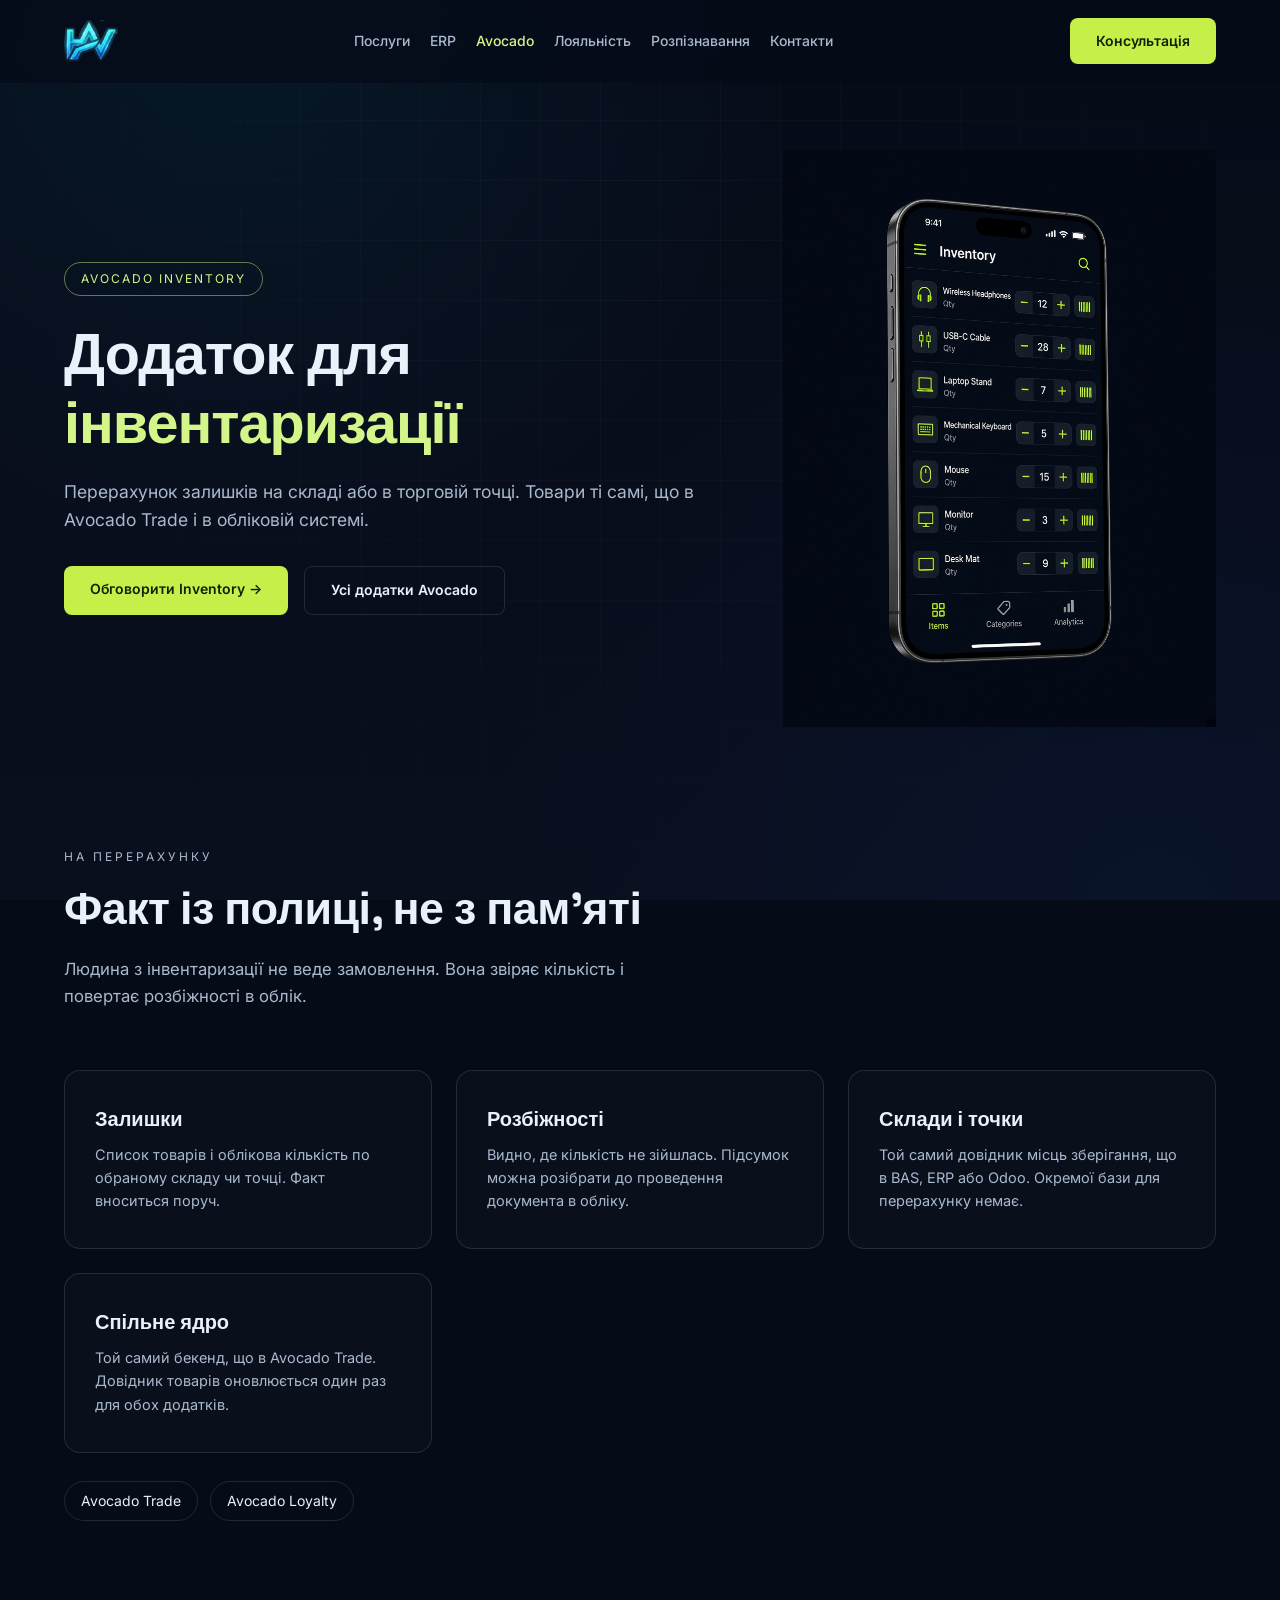
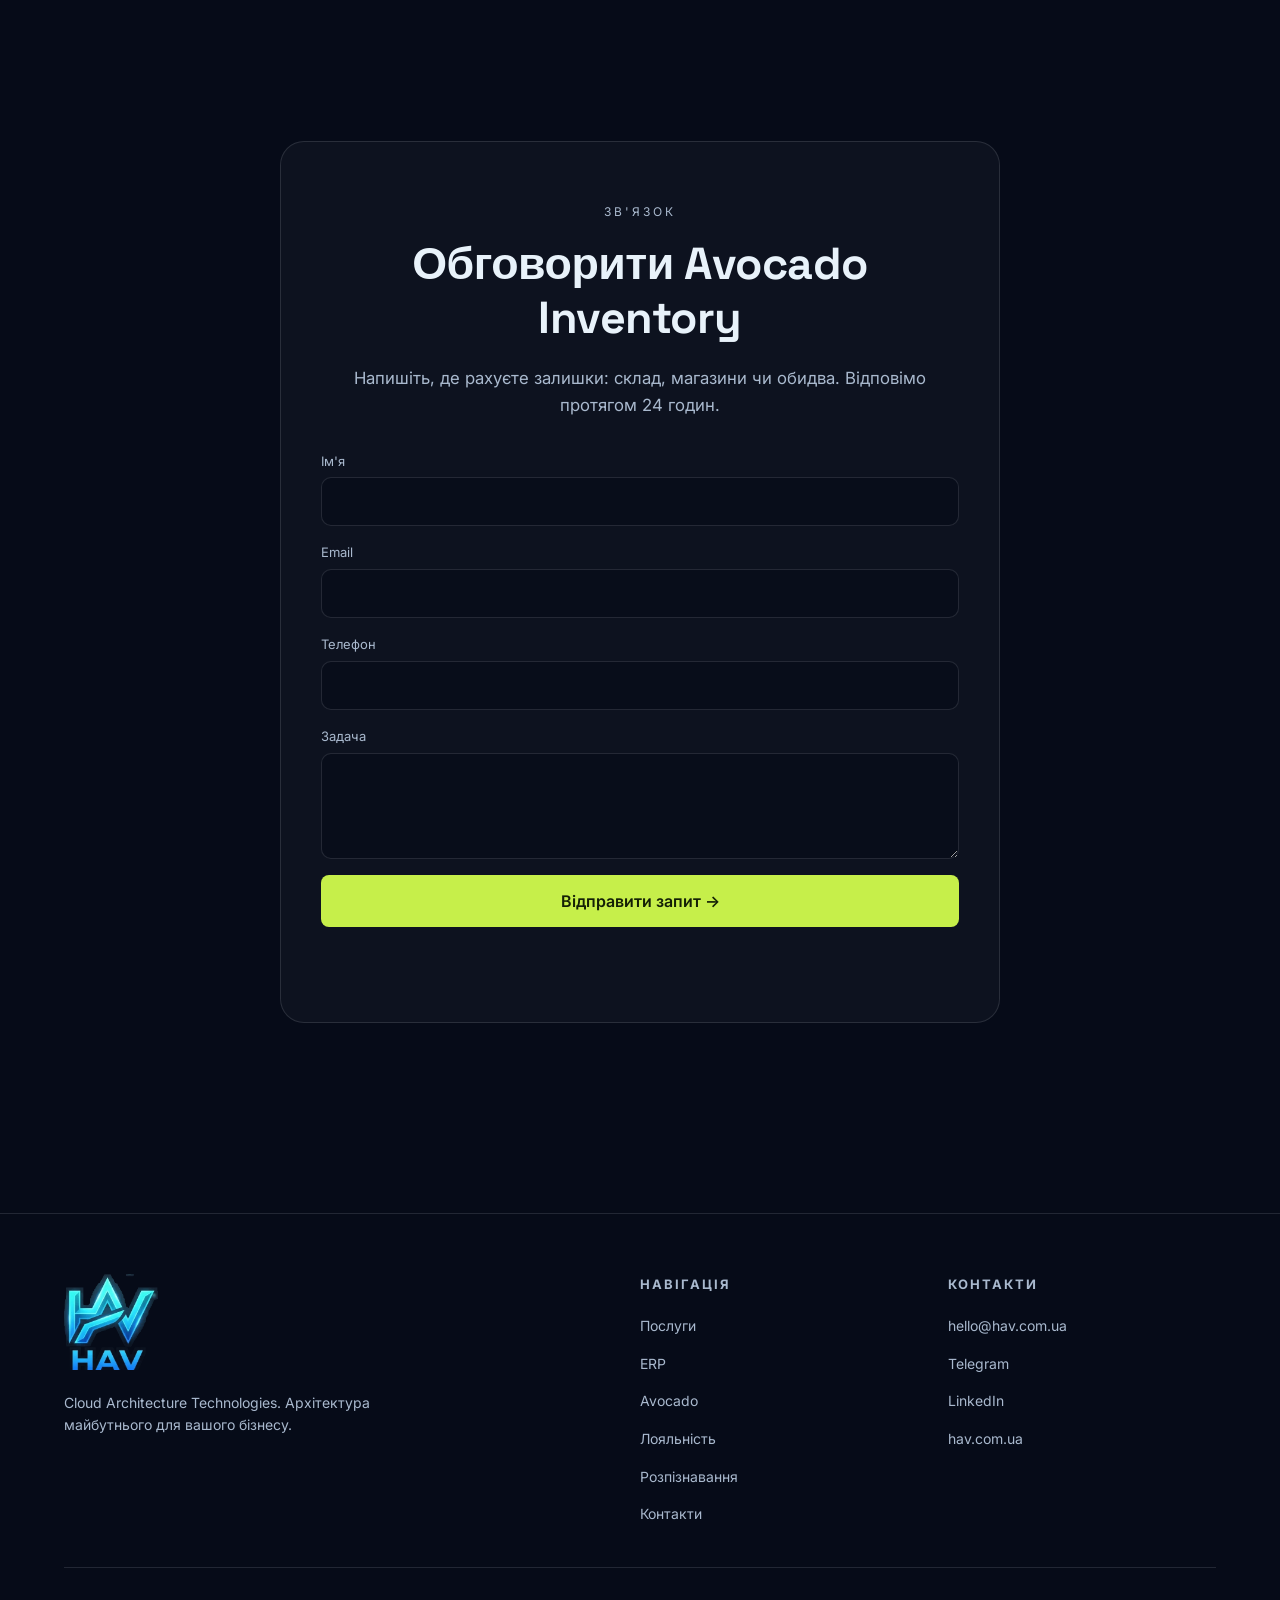
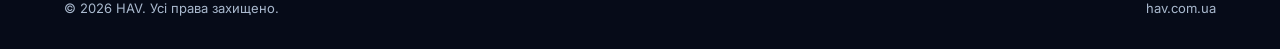
<file: inventory.html>
<!DOCTYPE html>
<html lang="uk">
<head>
<meta charset="UTF-8" />
<meta name="viewport" content="width=device-width, initial-scale=1.0" />
<title>Avocado Inventory — HAV</title>
<link rel="icon" href="/favicon.ico" sizes="any">
<link rel="icon" type="image/png" sizes="32x32" href="/img/favicon-32.png">
<link rel="apple-touch-icon" href="/img/apple-touch-icon.png">
<meta name="description" content="Avocado Inventory — мобільний додаток для інвентаризації. Перерахунок залишків на складі чи в точці, обмін з обліковою системою." />
<link rel="preconnect" href="https://fonts.googleapis.com">
<link rel="preconnect" href="https://fonts.gstatic.com" crossorigin>
<link href="https://fonts.googleapis.com/css2?family=Inter:wght@300;400;600;800;900&family=Space+Grotesk:wght@500;700&display=swap" rel="stylesheet">
<link rel="stylesheet" href="/css/styles.css">
</head>
<body class="theme-avocado" data-page="inventory">

<header id="header">
  <div class="container nav">
    <a href="/" class="logo"><img src="/img/mark.png" alt="HAV"></a>
    <nav class="nav-links" id="navLinks">
      <a href="/#services">Послуги</a>
      <a href="/erp">ERP</a>
      <a href="/avocado" class="is-active">Avocado</a>
      <a href="/loyalty">Лояльність</a>
      <a href="/recognition">Розпізнавання</a>
      <a href="#contact">Контакти</a>
      <a href="#contact" class="btn btn-primary">Консультація</a>
    </nav>
    <a href="#contact" class="btn btn-primary nav-cta">Консультація</a>
    <button class="burger" id="burger" type="button" aria-label="Меню" aria-expanded="false" aria-controls="navLinks">
      <span></span><span></span><span></span>
    </button>
  </div>
</header>

<main>
  <section class="page-hero">
    <div class="container hero-layout">
      <div class="hero-inner">
        <span class="badge">AVOCADO INVENTORY</span>
        <h1>Додаток для <span>інвентаризації</span></h1>
        <p class="lead">Перерахунок залишків на складі або в торговій точці. Товари ті самі, що в Avocado Trade і в обліковій системі.</p>
        <div class="hero-cta">
          <a href="#contact" class="btn btn-primary">Обговорити Inventory →</a>
          <a href="/avocado" class="btn btn-ghost">Усі додатки Avocado</a>
        </div>
      </div>
      <figure class="page-shot">
        <img src="/img/avocado-inventory.jpg" alt="Екран Avocado Inventory: перелік товарів і кількість">
      </figure>
    </div>
  </section>

  <section>
    <div class="container">
      <span class="section-tag">На перерахунку</span>
      <h2 class="section-title">Факт із полиці, не з пам'яті</h2>
      <p class="section-sub">Людина з інвентаризації не веде замовлення. Вона звіряє кількість і повертає розбіжності в облік.</p>
      <div class="services-grid">
        <article class="service">
          <h3>Залишки</h3>
          <p>Список товарів і облікова кількість по обраному складу чи точці. Факт вноситься поруч.</p>
        </article>
        <article class="service">
          <h3>Розбіжності</h3>
          <p>Видно, де кількість не зійшлась. Підсумок можна розібрати до проведення документа в обліку.</p>
        </article>
        <article class="service">
          <h3>Склади і точки</h3>
          <p>Той самий довідник місць зберігання, що в BAS, ERP або Odoo. Окремої бази для перерахунку немає.</p>
        </article>
        <article class="service">
          <h3>Спільне ядро</h3>
          <p>Той самий бекенд, що в Avocado Trade. Довідник товарів оновлюється один раз для обох додатків.</p>
        </article>
      </div>
      <div class="related">
        <a href="/trade">Avocado Trade</a>
        <a href="/loyalty">Avocado Loyalty</a>
      </div>
    </div>
  </section>

  <section id="contact">
    <div class="container">
      <div class="contact">
        <div class="center-copy">
          <span class="section-tag">Зв'язок</span>
          <h2 class="section-title">Обговорити Avocado Inventory</h2>
          <p class="section-sub" style="margin-bottom:0">Напишіть, де рахуєте залишки: склад, магазини чи обидва. Відповімо протягом 24 годин.</p>
        </div>
        <form id="contactForm">
          <input type="hidden" name="topic" value="Avocado Inventory">
          <div class="hp" aria-hidden="true">
            <label>Не заповнюйте<input type="text" name="hp" tabindex="-1" autocomplete="off"></label>
          </div>
          <label class="field"><span>Ім'я</span><input type="text" name="name" autocomplete="name" maxlength="80" required></label>
          <label class="field"><span>Email</span><input type="email" name="email" autocomplete="email" maxlength="120" required></label>
          <label class="field"><span>Телефон</span><input type="tel" name="phone" autocomplete="tel" maxlength="40"></label>
          <label class="field"><span>Задача</span><textarea name="message" rows="4" maxlength="4000"></textarea></label>
          <button type="submit" class="btn btn-primary" id="submitBtn">Відправити запит →</button>
          <p class="form-status" id="formStatus" role="status" aria-live="polite"></p>
        </form>
      </div>
    </div>
  </section>
</main>

<footer>
  <div class="container">
    <div class="footer-grid">
      <div class="footer-brand">
        <div class="logo"><img src="/img/logo.png" alt="HAV"></div>
        <p id="footerTagline">Cloud Architecture Technologies. Архітектура майбутнього для вашого бізнесу.</p>
      </div>
      <div>
        <h4>Навігація</h4>
        <ul>
          <li><a href="/#services">Послуги</a></li>
          <li><a href="/erp">ERP</a></li>
          <li><a href="/avocado">Avocado</a></li>
          <li><a href="/loyalty">Лояльність</a></li>
          <li><a href="/recognition">Розпізнавання</a></li>
          <li><a href="/#contact">Контакти</a></li>
        </ul>
      </div>
      <div>
        <h4>Контакти</h4>
        <ul id="footerContacts">
          <li><a href="mailto:hello@hav.com.ua">hello@hav.com.ua</a></li>
        </ul>
      </div>
    </div>
    <div class="copyright">
      <span id="copyright"></span>
      <span id="footerSite"></span>
    </div>
  </div>
</footer>

<script src="/js/main.js"></script>
</body>
</html>
</file>
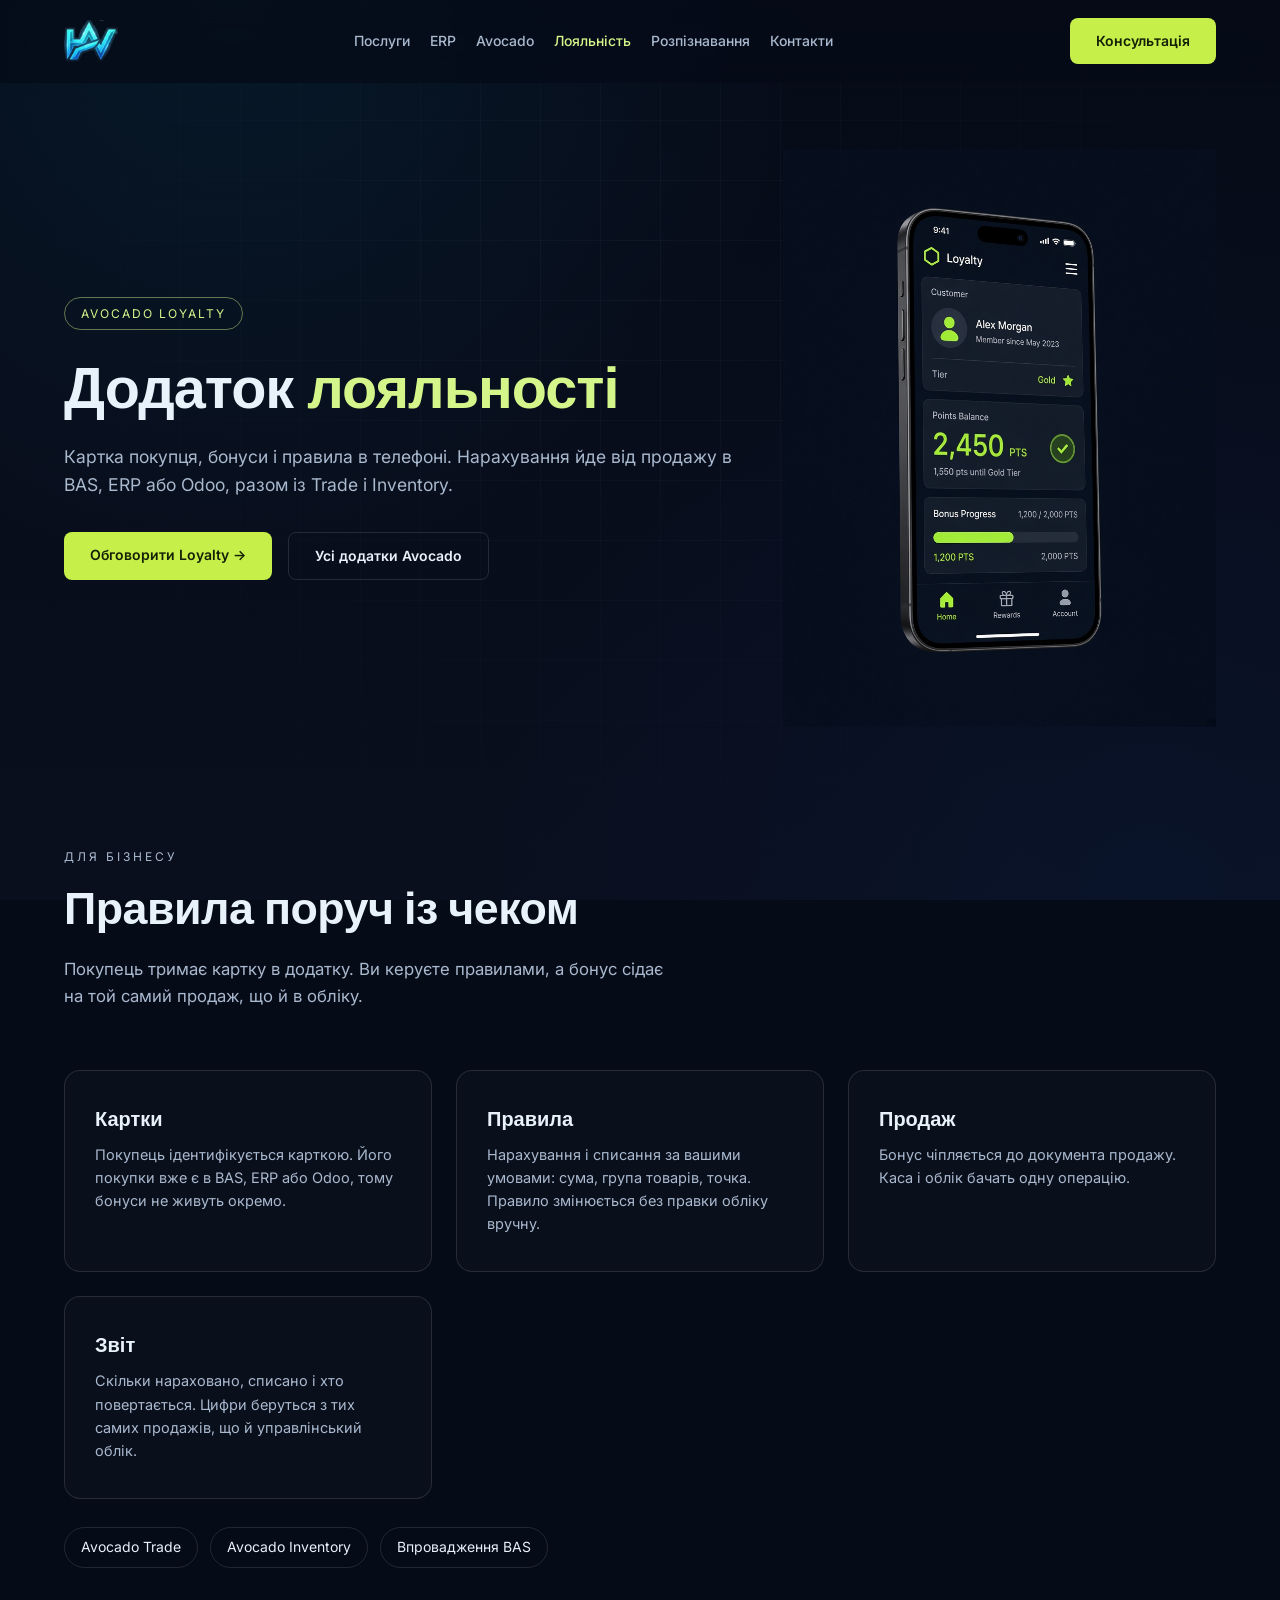
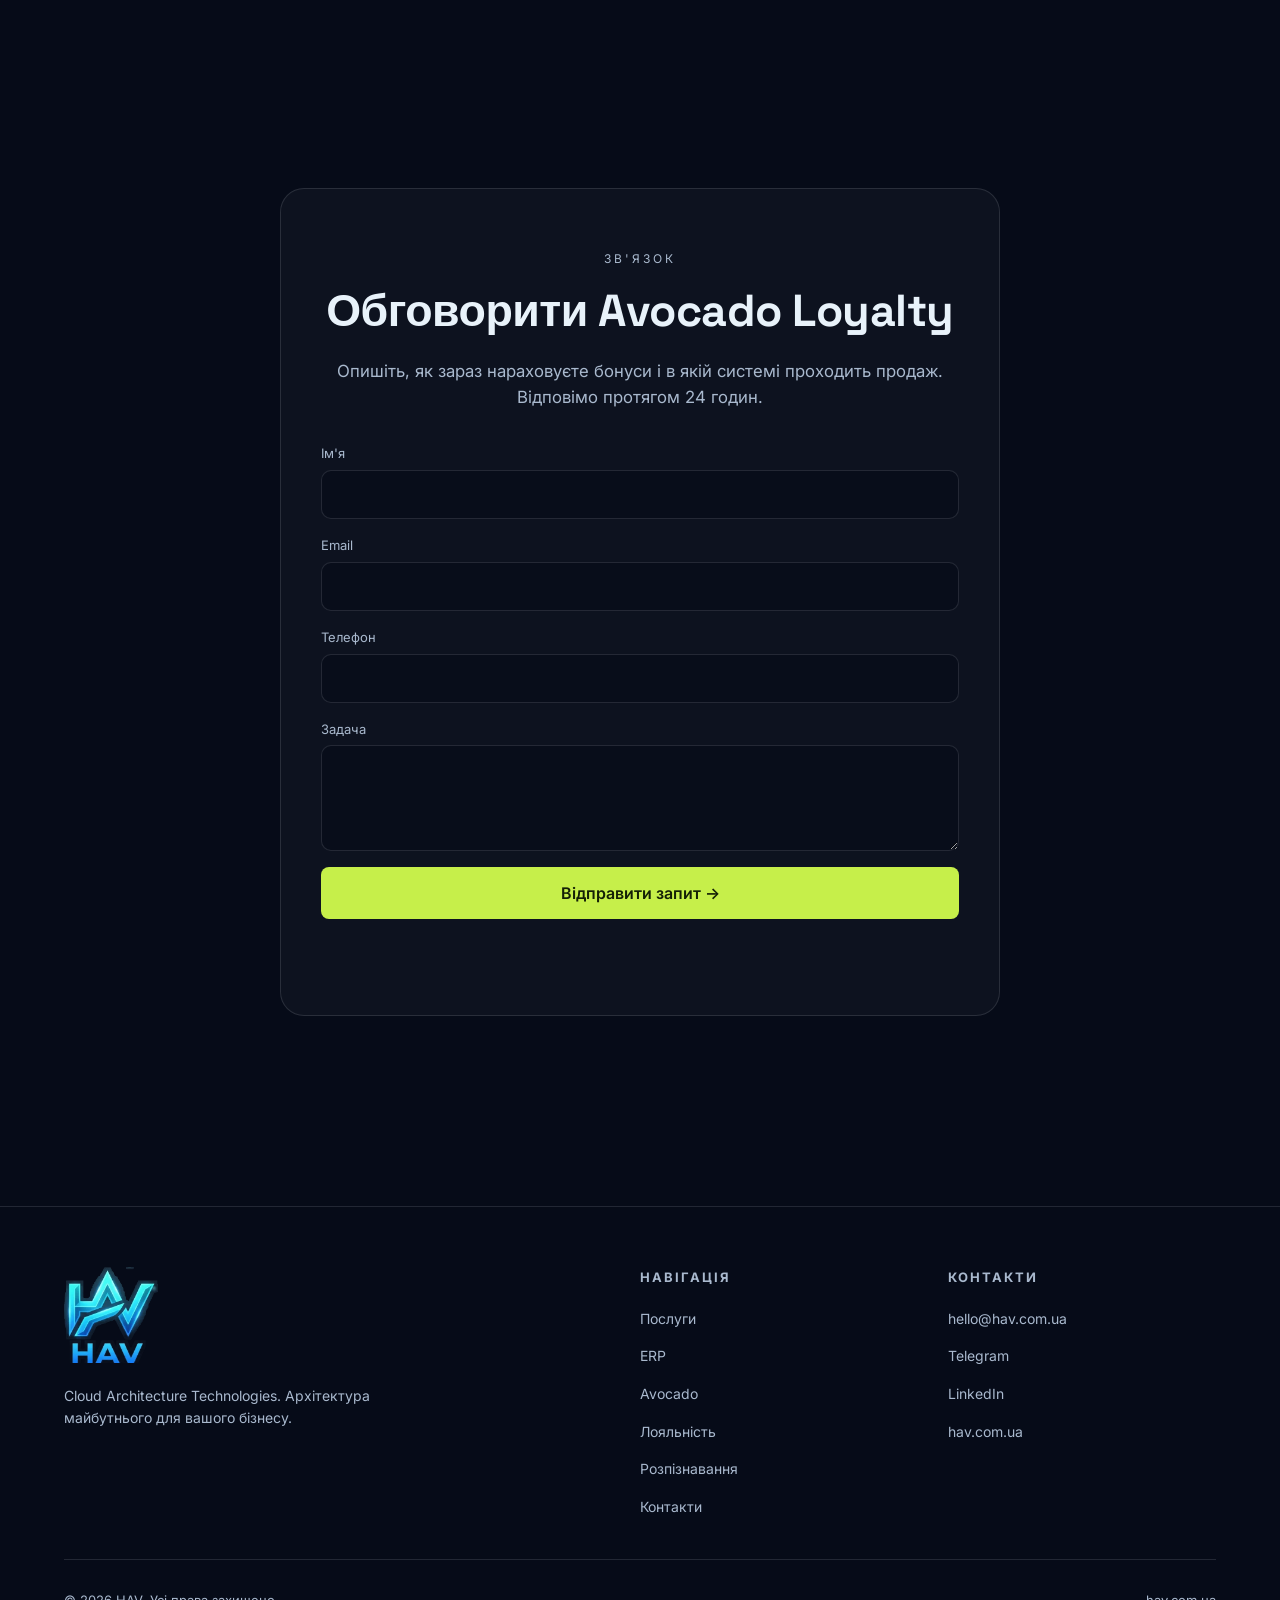
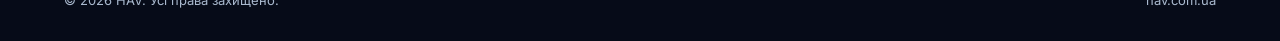
<file: loyalty.html>
<!DOCTYPE html>
<html lang="uk">
<head>
<meta charset="UTF-8" />
<meta name="viewport" content="width=device-width, initial-scale=1.0" />
<title>Avocado Loyalty — HAV</title>
<link rel="icon" href="/favicon.ico" sizes="any">
<link rel="icon" type="image/png" sizes="32x32" href="/img/favicon-32.png">
<link rel="apple-touch-icon" href="/img/apple-touch-icon.png">
<meta name="description" content="Avocado Loyalty — мобільний додаток лояльності: картка покупця, бонуси і правила. Нарахування від продажу в BAS, ERP або Odoo." />
<link rel="preconnect" href="https://fonts.googleapis.com">
<link rel="preconnect" href="https://fonts.gstatic.com" crossorigin>
<link href="https://fonts.googleapis.com/css2?family=Inter:wght@300;400;600;800;900&family=Space+Grotesk:wght@500;700&display=swap" rel="stylesheet">
<link rel="stylesheet" href="/css/styles.css">
</head>
<body class="theme-avocado" data-page="loyalty">

<header id="header">
  <div class="container nav">
    <a href="/" class="logo"><img src="/img/mark.png" alt="HAV"></a>
    <nav class="nav-links" id="navLinks">
      <a href="/#services">Послуги</a>
      <a href="/erp">ERP</a>
      <a href="/avocado">Avocado</a>
      <a href="/loyalty" class="is-active">Лояльність</a>
      <a href="/recognition">Розпізнавання</a>
      <a href="#contact">Контакти</a>
      <a href="#contact" class="btn btn-primary">Консультація</a>
    </nav>
    <a href="#contact" class="btn btn-primary nav-cta">Консультація</a>
    <button class="burger" id="burger" type="button" aria-label="Меню" aria-expanded="false" aria-controls="navLinks">
      <span></span><span></span><span></span>
    </button>
  </div>
</header>

<main>
  <section class="page-hero">
    <div class="container hero-layout">
      <div class="hero-inner">
        <span class="badge">AVOCADO LOYALTY</span>
        <h1>Додаток <span>лояльності</span></h1>
        <p class="lead">Картка покупця, бонуси і правила в телефоні. Нарахування йде від продажу в BAS, ERP або Odoo, разом із Trade і Inventory.</p>
        <div class="hero-cta">
          <a href="#contact" class="btn btn-primary">Обговорити Loyalty →</a>
          <a href="/avocado" class="btn btn-ghost">Усі додатки Avocado</a>
        </div>
      </div>
      <figure class="page-shot">
        <img src="/img/avocado-loyalty.jpg" alt="Екран Avocado Loyalty: картка покупця і бонуси">
      </figure>
    </div>
  </section>

  <section>
    <div class="container">
      <span class="section-tag">Для бізнесу</span>
      <h2 class="section-title">Правила поруч із чеком</h2>
      <p class="section-sub">Покупець тримає картку в додатку. Ви керуєте правилами, а бонус сідає на той самий продаж, що й в обліку.</p>
      <div class="services-grid">
        <article class="service">
          <h3>Картки</h3>
          <p>Покупець ідентифікується карткою. Його покупки вже є в BAS, ERP або Odoo, тому бонуси не живуть окремо.</p>
        </article>
        <article class="service">
          <h3>Правила</h3>
          <p>Нарахування і списання за вашими умовами: сума, група товарів, точка. Правило змінюється без правки обліку вручну.</p>
        </article>
        <article class="service">
          <h3>Продаж</h3>
          <p>Бонус чіпляється до документа продажу. Каса і облік бачать одну операцію.</p>
        </article>
        <article class="service">
          <h3>Звіт</h3>
          <p>Скільки нараховано, списано і хто повертається. Цифри беруться з тих самих продажів, що й управлінський облік.</p>
        </article>
      </div>
      <div class="related">
        <a href="/trade">Avocado Trade</a>
        <a href="/inventory">Avocado Inventory</a>
        <a href="/bas">Впровадження BAS</a>
      </div>
    </div>
  </section>

  <section id="contact">
    <div class="container">
      <div class="contact">
        <div class="center-copy">
          <span class="section-tag">Зв'язок</span>
          <h2 class="section-title">Обговорити Avocado Loyalty</h2>
          <p class="section-sub" style="margin-bottom:0">Опишіть, як зараз нараховуєте бонуси і в якій системі проходить продаж. Відповімо протягом 24 годин.</p>
        </div>
        <form id="contactForm">
          <input type="hidden" name="topic" value="Avocado Loyalty">
          <div class="hp" aria-hidden="true">
            <label>Не заповнюйте<input type="text" name="hp" tabindex="-1" autocomplete="off"></label>
          </div>
          <label class="field"><span>Ім'я</span><input type="text" name="name" autocomplete="name" maxlength="80" required></label>
          <label class="field"><span>Email</span><input type="email" name="email" autocomplete="email" maxlength="120" required></label>
          <label class="field"><span>Телефон</span><input type="tel" name="phone" autocomplete="tel" maxlength="40"></label>
          <label class="field"><span>Задача</span><textarea name="message" rows="4" maxlength="4000"></textarea></label>
          <button type="submit" class="btn btn-primary" id="submitBtn">Відправити запит →</button>
          <p class="form-status" id="formStatus" role="status" aria-live="polite"></p>
        </form>
      </div>
    </div>
  </section>
</main>

<footer>
  <div class="container">
    <div class="footer-grid">
      <div class="footer-brand">
        <div class="logo"><img src="/img/logo.png" alt="HAV"></div>
        <p id="footerTagline">Cloud Architecture Technologies. Архітектура майбутнього для вашого бізнесу.</p>
      </div>
      <div>
        <h4>Навігація</h4>
        <ul>
          <li><a href="/#services">Послуги</a></li>
          <li><a href="/erp">ERP</a></li>
          <li><a href="/avocado">Avocado</a></li>
          <li><a href="/loyalty">Лояльність</a></li>
          <li><a href="/recognition">Розпізнавання</a></li>
          <li><a href="/#contact">Контакти</a></li>
        </ul>
      </div>
      <div>
        <h4>Контакти</h4>
        <ul id="footerContacts">
          <li><a href="mailto:hello@hav.com.ua">hello@hav.com.ua</a></li>
        </ul>
      </div>
    </div>
    <div class="copyright">
      <span id="copyright"></span>
      <span id="footerSite"></span>
    </div>
  </div>
</footer>

<script src="/js/main.js"></script>
</body>
</html>
</file>
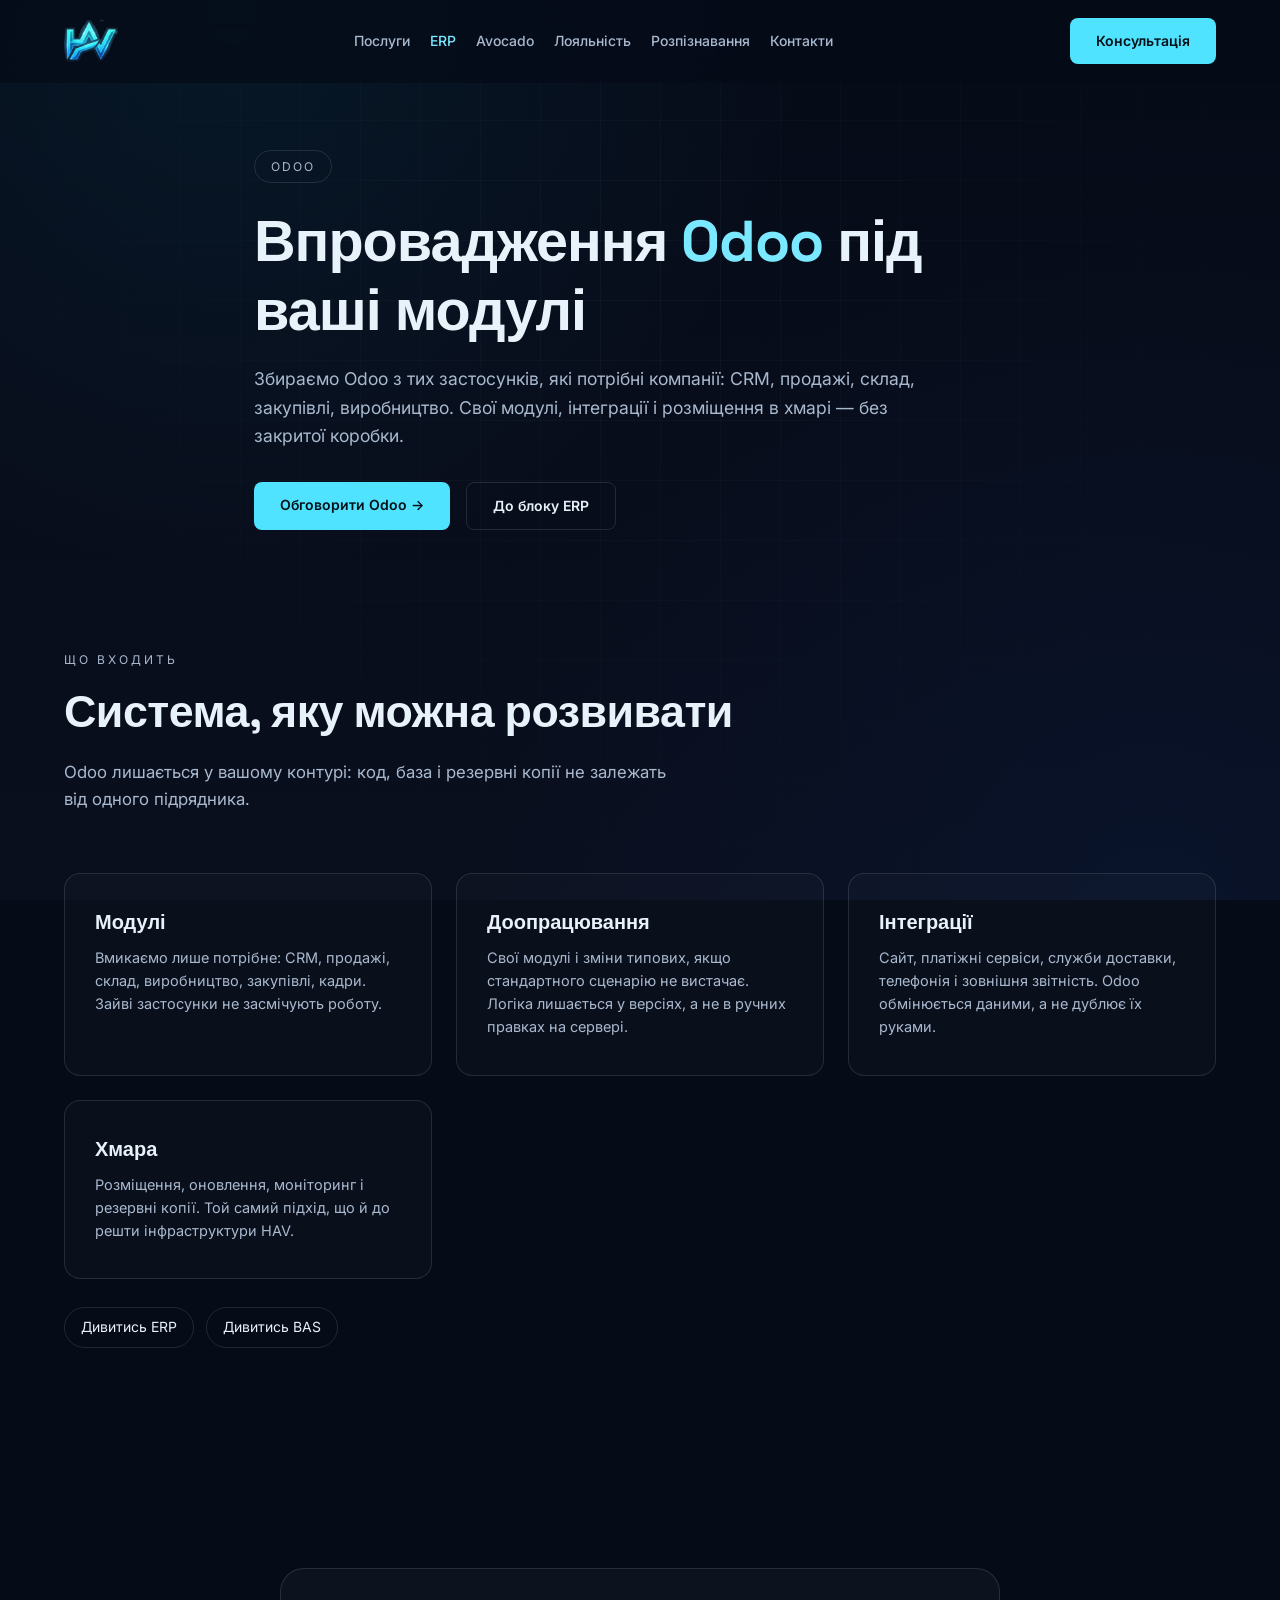
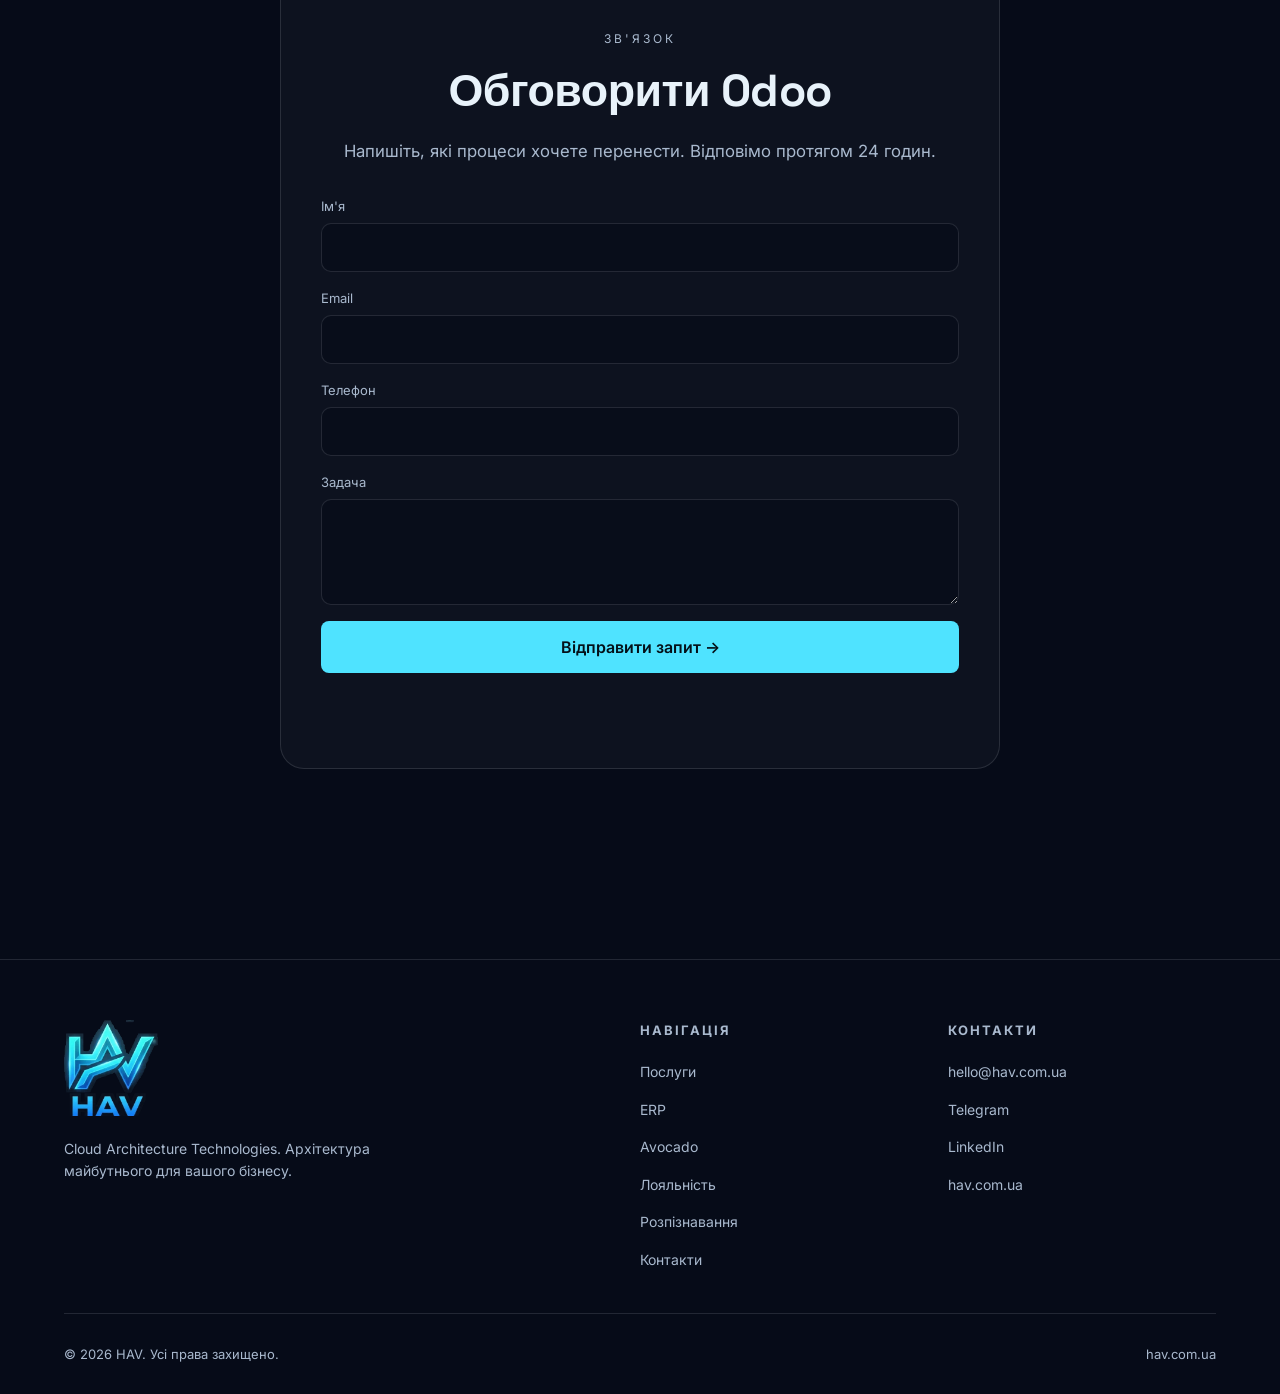
<file: odoo.html>
<!DOCTYPE html>
<html lang="uk">
<head>
<meta charset="UTF-8" />
<meta name="viewport" content="width=device-width, initial-scale=1.0" />
<title>Odoo — HAV</title>
<link rel="icon" href="/favicon.ico" sizes="any">
<link rel="icon" type="image/png" sizes="32x32" href="/img/favicon-32.png">
<link rel="apple-touch-icon" href="/img/apple-touch-icon.png">
<meta name="description" content="HAV впроваджує Odoo: CRM, продажі, склад, виробництво. Свої модулі, інтеграції і розміщення в хмарі." />
<link rel="preconnect" href="https://fonts.googleapis.com">
<link rel="preconnect" href="https://fonts.gstatic.com" crossorigin>
<link href="https://fonts.googleapis.com/css2?family=Inter:wght@300;400;600;800;900&family=Space+Grotesk:wght@500;700&display=swap" rel="stylesheet">
<link rel="stylesheet" href="/css/styles.css">
</head>
<body data-page="odoo">

<header id="header">
  <div class="container nav">
    <a href="/" class="logo"><img src="/img/mark.png" alt="HAV"></a>
    <nav class="nav-links" id="navLinks">
      <a href="/#services">Послуги</a>
      <a href="/erp" class="is-active">ERP</a>
      <a href="/avocado">Avocado</a>
      <a href="/loyalty">Лояльність</a>
      <a href="/recognition">Розпізнавання</a>
      <a href="#contact">Контакти</a>
      <a href="#contact" class="btn btn-primary">Консультація</a>
    </nav>
    <a href="#contact" class="btn btn-primary nav-cta">Консультація</a>
    <button class="burger" id="burger" type="button" aria-label="Меню" aria-expanded="false" aria-controls="navLinks">
      <span></span><span></span><span></span>
    </button>
  </div>
</header>

<main>
  <section class="page-hero">
    <div class="container hero-inner">
      <span class="badge">ODOO</span>
      <h1>Впровадження <span>Odoo</span> під ваші модулі</h1>
      <p class="lead">Збираємо Odoo з тих застосунків, які потрібні компанії: CRM, продажі, склад, закупівлі, виробництво. Свої модулі, інтеграції і розміщення в хмарі — без закритої коробки.</p>
      <div class="hero-cta">
        <a href="#contact" class="btn btn-primary">Обговорити Odoo →</a>
        <a href="/erp" class="btn btn-ghost">До блоку ERP</a>
      </div>
    </div>
  </section>

  <section>
    <div class="container">
      <span class="section-tag">Що входить</span>
      <h2 class="section-title">Система, яку можна розвивати</h2>
      <p class="section-sub">Odoo лишається у вашому контурі: код, база і резервні копії не залежать від одного підрядника.</p>
      <div class="services-grid">
        <article class="service">
          <h3>Модулі</h3>
          <p>Вмикаємо лише потрібне: CRM, продажі, склад, виробництво, закупівлі, кадри. Зайві застосунки не засмічують роботу.</p>
        </article>
        <article class="service">
          <h3>Доопрацювання</h3>
          <p>Свої модулі і зміни типових, якщо стандартного сценарію не вистачає. Логіка лишається у версіях, а не в ручних правках на сервері.</p>
        </article>
        <article class="service">
          <h3>Інтеграції</h3>
          <p>Сайт, платіжні сервіси, служби доставки, телефонія і зовнішня звітність. Odoo обмінюється даними, а не дублює їх руками.</p>
        </article>
        <article class="service">
          <h3>Хмара</h3>
          <p>Розміщення, оновлення, моніторинг і резервні копії. Той самий підхід, що й до решти інфраструктури HAV.</p>
        </article>
      </div>
      <div class="related">
        <a href="/erp">Дивитись ERP</a>
        <a href="/bas">Дивитись BAS</a>
      </div>
    </div>
  </section>

  <section id="contact">
    <div class="container">
      <div class="contact">
        <div class="center-copy">
          <span class="section-tag">Зв'язок</span>
          <h2 class="section-title">Обговорити Odoo</h2>
          <p class="section-sub" style="margin-bottom:0">Напишіть, які процеси хочете перенести. Відповімо протягом 24 годин.</p>
        </div>
        <form id="contactForm">
          <input type="hidden" name="topic" value="Odoo">
          <div class="hp" aria-hidden="true">
            <label>Не заповнюйте<input type="text" name="hp" tabindex="-1" autocomplete="off"></label>
          </div>
          <label class="field"><span>Ім'я</span><input type="text" name="name" autocomplete="name" maxlength="80" required></label>
          <label class="field"><span>Email</span><input type="email" name="email" autocomplete="email" maxlength="120" required></label>
          <label class="field"><span>Телефон</span><input type="tel" name="phone" autocomplete="tel" maxlength="40"></label>
          <label class="field"><span>Задача</span><textarea name="message" rows="4" maxlength="4000"></textarea></label>
          <button type="submit" class="btn btn-primary" id="submitBtn">Відправити запит →</button>
          <p class="form-status" id="formStatus" role="status" aria-live="polite"></p>
        </form>
      </div>
    </div>
  </section>
</main>

<footer>
  <div class="container">
    <div class="footer-grid">
      <div class="footer-brand">
        <div class="logo"><img src="/img/logo.png" alt="HAV"></div>
        <p id="footerTagline">Cloud Architecture Technologies. Архітектура майбутнього для вашого бізнесу.</p>
      </div>
      <div>
        <h4>Навігація</h4>
        <ul>
          <li><a href="/#services">Послуги</a></li>
          <li><a href="/erp">ERP</a></li>
          <li><a href="/avocado">Avocado</a></li>
          <li><a href="/loyalty">Лояльність</a></li>
          <li><a href="/recognition">Розпізнавання</a></li>
          <li><a href="/#contact">Контакти</a></li>
        </ul>
      </div>
      <div>
        <h4>Контакти</h4>
        <ul id="footerContacts">
          <li><a href="mailto:hello@hav.com.ua">hello@hav.com.ua</a></li>
        </ul>
      </div>
    </div>
    <div class="copyright">
      <span id="copyright"></span>
      <span id="footerSite"></span>
    </div>
  </div>
</footer>

<script src="/js/main.js"></script>
</body>
</html>
</file>
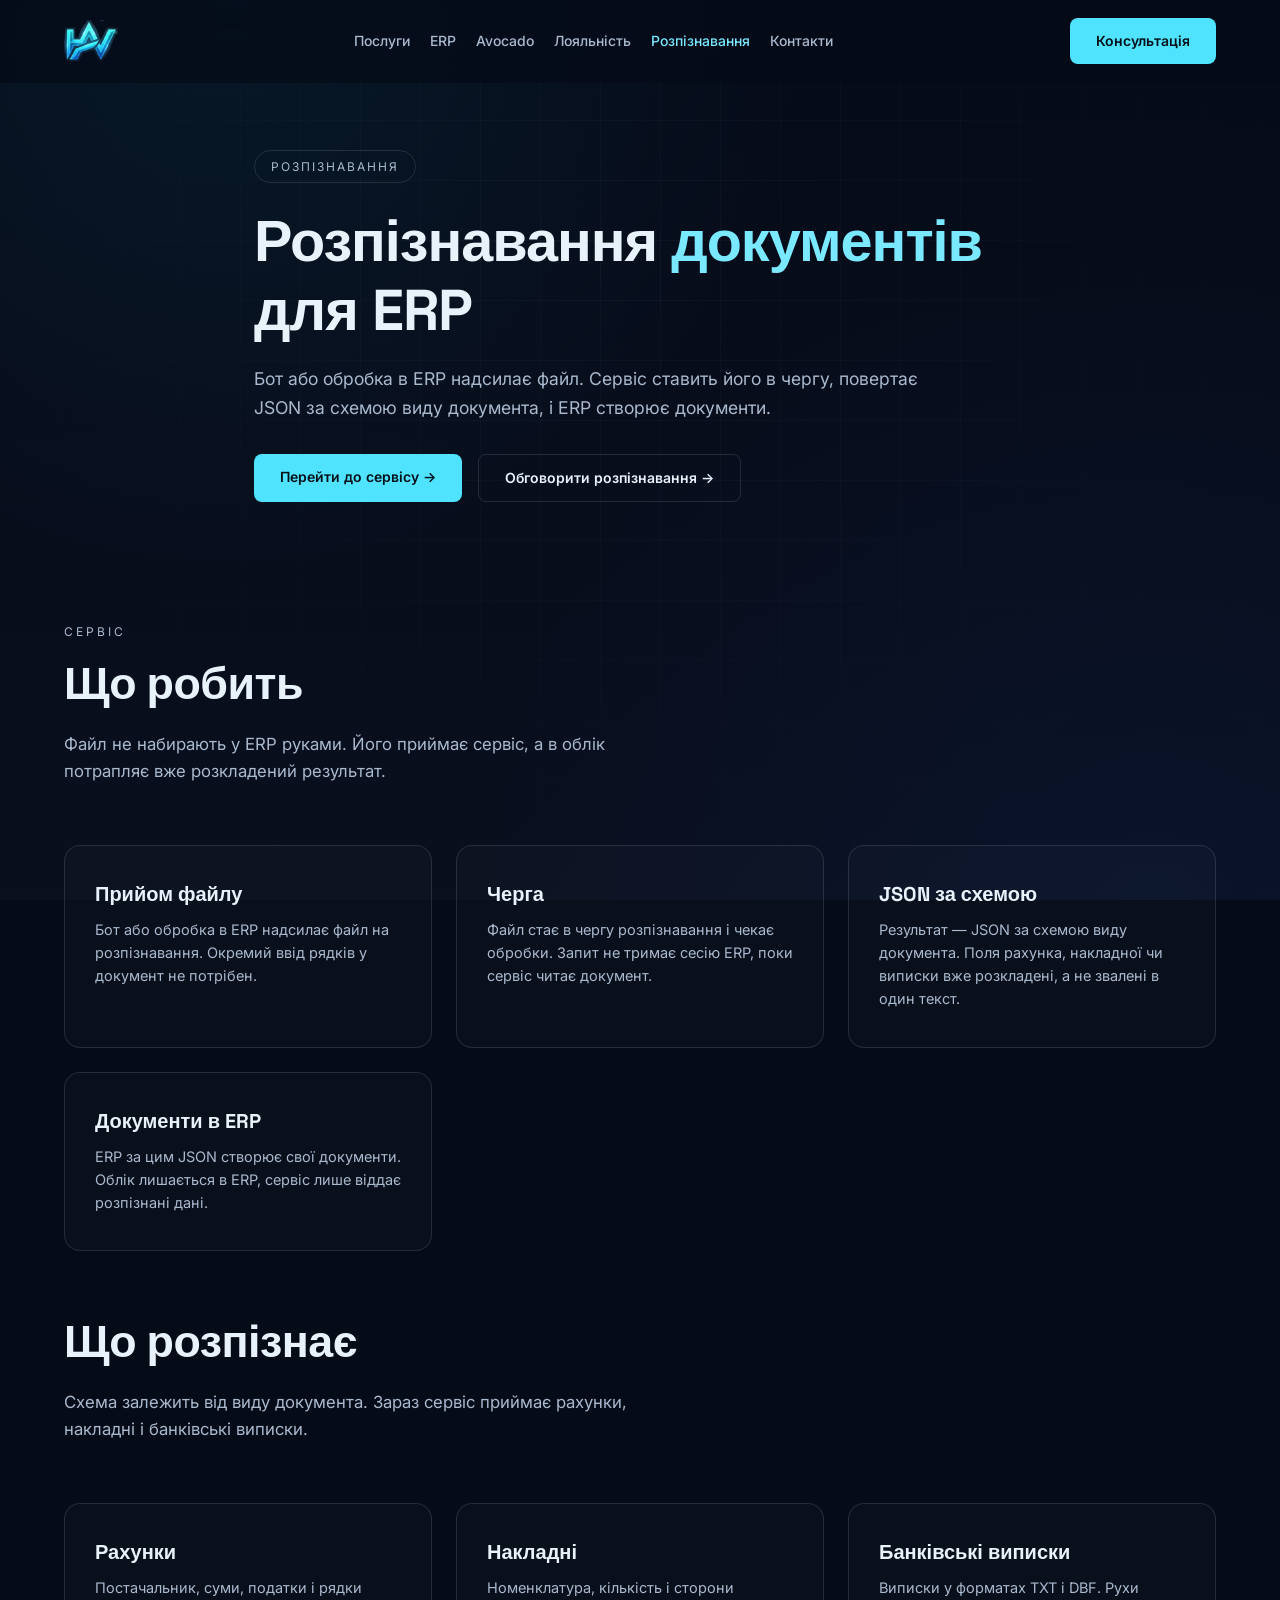
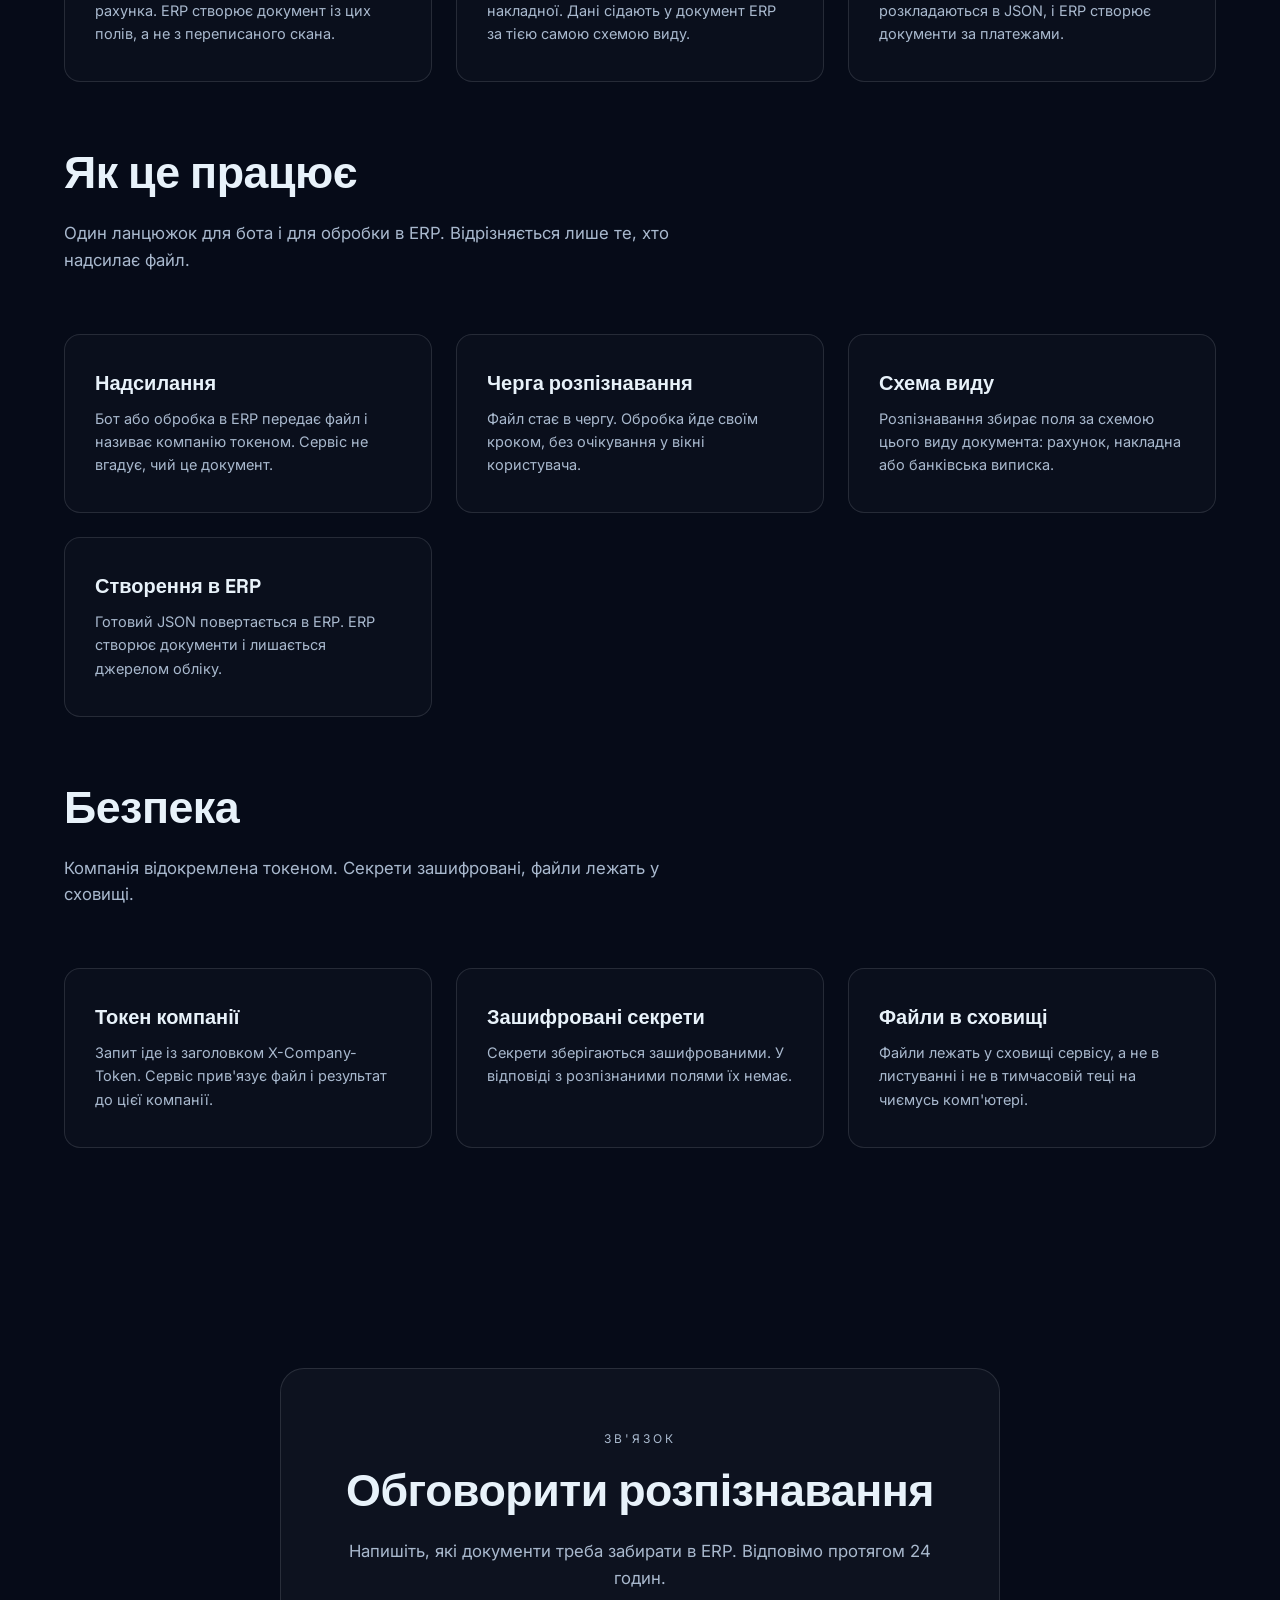
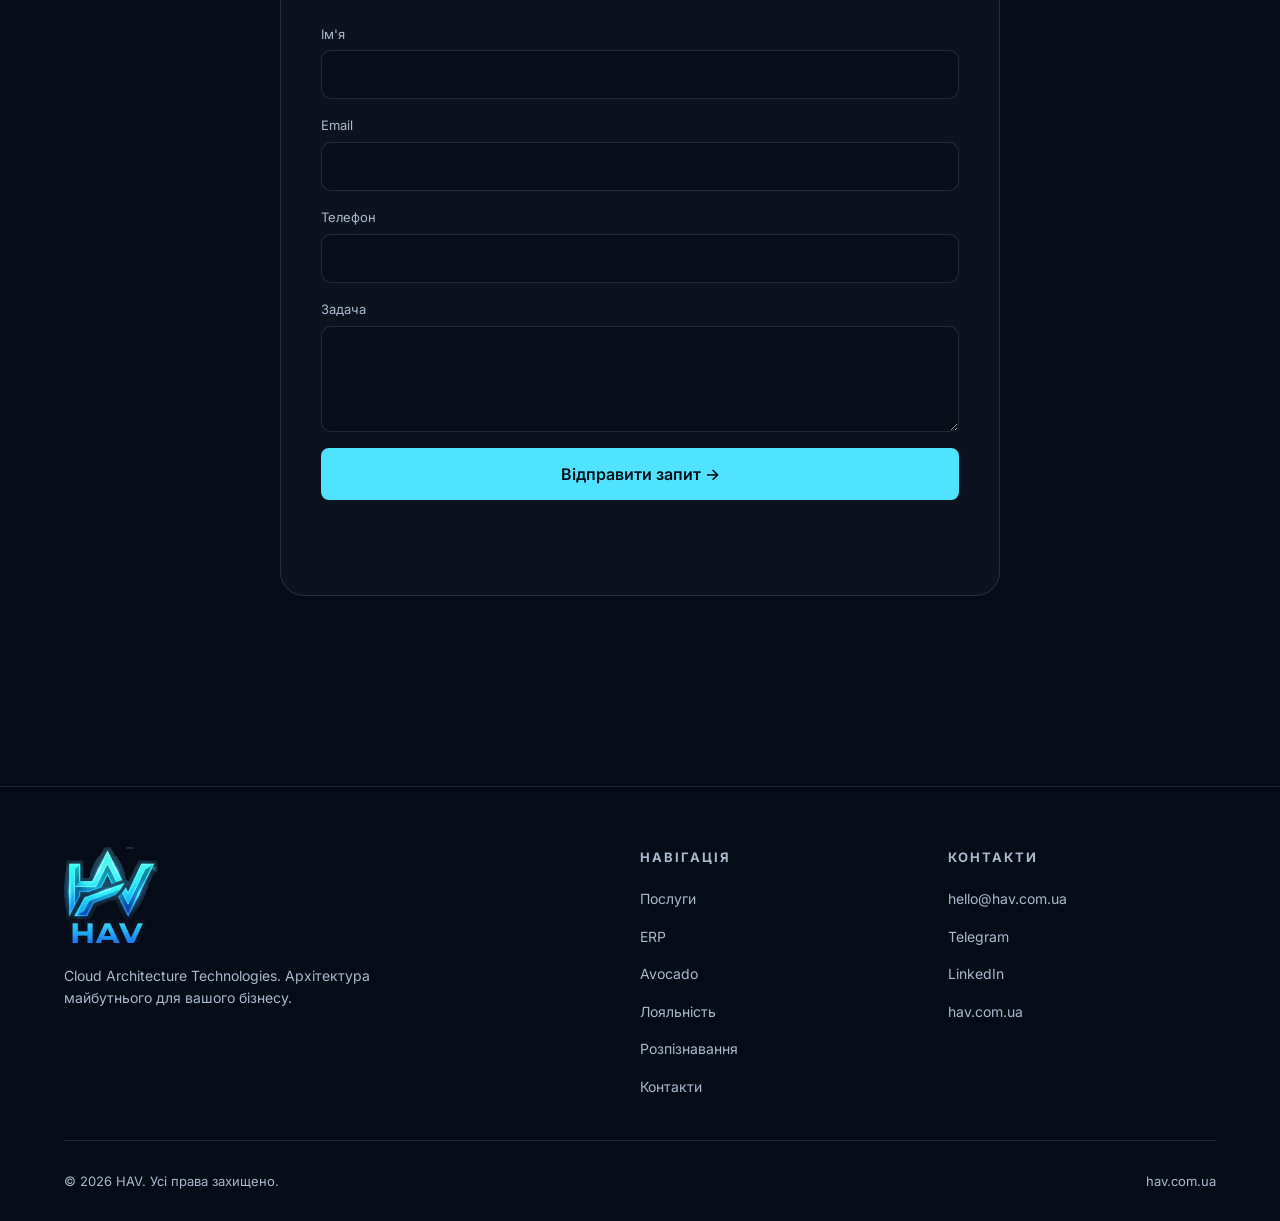
<file: recognition.html>
<!DOCTYPE html>
<html lang="uk">
<head>
<meta charset="UTF-8" />
<meta name="viewport" content="width=device-width, initial-scale=1.0" />
<title>Розпізнавання документів — HAV</title>
<link rel="icon" href="/favicon.ico" sizes="any">
<link rel="icon" type="image/png" sizes="32x32" href="/img/favicon-32.png">
<link rel="apple-touch-icon" href="/img/apple-touch-icon.png">
<meta name="description" content="Розпізнавання документів HAV: бот або обробка ERP надсилає файл, черга повертає JSON за схемою, ERP створює документи. Рахунки, накладні, банківські виписки TXT і DBF." />
<link rel="preconnect" href="https://fonts.googleapis.com">
<link rel="preconnect" href="https://fonts.gstatic.com" crossorigin>
<link href="https://fonts.googleapis.com/css2?family=Inter:wght@300;400;600;800;900&family=Space+Grotesk:wght@500;700&display=swap" rel="stylesheet">
<link rel="stylesheet" href="/css/styles.css">
</head>
<body data-page="recognition">

<header id="header">
  <div class="container nav">
    <a href="/" class="logo"><img src="/img/mark.png" alt="HAV"></a>
    <nav class="nav-links" id="navLinks">
      <a href="/#services">Послуги</a>
      <a href="/erp">ERP</a>
      <a href="/avocado">Avocado</a>
      <a href="/loyalty">Лояльність</a>
      <a href="/recognition" class="is-active">Розпізнавання</a>
      <a href="#contact">Контакти</a>
      <a href="#contact" class="btn btn-primary">Консультація</a>
    </nav>
    <a href="#contact" class="btn btn-primary nav-cta">Консультація</a>
    <button class="burger" id="burger" type="button" aria-label="Меню" aria-expanded="false" aria-controls="navLinks">
      <span></span><span></span><span></span>
    </button>
  </div>
</header>

<main>
  <section class="page-hero">
    <div class="container hero-inner">
      <span class="badge">РОЗПІЗНАВАННЯ</span>
      <h1>Розпізнавання <span>документів</span> для ERP</h1>
      <p class="lead">Бот або обробка в ERP надсилає файл. Сервіс ставить його в чергу, повертає JSON за схемою виду документа, і ERP створює документи.</p>
      <div class="hero-cta">
        <a href="https://doc-recognition.hav.com.ua" class="btn btn-primary">Перейти до сервісу →</a>
        <a href="#contact" class="btn btn-ghost">Обговорити розпізнавання →</a>
      </div>
    </div>
  </section>

  <section>
    <div class="container">
      <span class="section-tag">Сервіс</span>
      <h2 class="section-title">Що робить</h2>
      <p class="section-sub">Файл не набирають у ERP руками. Його приймає сервіс, а в облік потрапляє вже розкладений результат.</p>
      <div class="services-grid">
        <article class="service">
          <h3>Прийом файлу</h3>
          <p>Бот або обробка в ERP надсилає файл на розпізнавання. Окремий ввід рядків у документ не потрібен.</p>
        </article>
        <article class="service">
          <h3>Черга</h3>
          <p>Файл стає в чергу розпізнавання і чекає обробки. Запит не тримає сесію ERP, поки сервіс читає документ.</p>
        </article>
        <article class="service">
          <h3>JSON за схемою</h3>
          <p>Результат — JSON за схемою виду документа. Поля рахунка, накладної чи виписки вже розкладені, а не звалені в один текст.</p>
        </article>
        <article class="service">
          <h3>Документи в ERP</h3>
          <p>ERP за цим JSON створює свої документи. Облік лишається в ERP, сервіс лише віддає розпізнані дані.</p>
        </article>
      </div>

      <h2 class="section-title" style="margin-top:64px">Що розпізнає</h2>
      <p class="section-sub">Схема залежить від виду документа. Зараз сервіс приймає рахунки, накладні і банківські виписки.</p>
      <div class="services-grid">
        <article class="service">
          <h3>Рахунки</h3>
          <p>Постачальник, суми, податки і рядки рахунка. ERP створює документ із цих полів, а не з переписаного скана.</p>
        </article>
        <article class="service">
          <h3>Накладні</h3>
          <p>Номенклатура, кількість і сторони накладної. Дані сідають у документ ERP за тією самою схемою виду.</p>
        </article>
        <article class="service">
          <h3>Банківські виписки</h3>
          <p>Виписки у форматах TXT і DBF. Рухи розкладаються в JSON, і ERP створює документи за платежами.</p>
        </article>
      </div>

      <h2 class="section-title" style="margin-top:64px">Як це працює</h2>
      <p class="section-sub">Один ланцюжок для бота і для обробки в ERP. Відрізняється лише те, хто надсилає файл.</p>
      <div class="services-grid">
        <article class="service">
          <h3>Надсилання</h3>
          <p>Бот або обробка в ERP передає файл і називає компанію токеном. Сервіс не вгадує, чий це документ.</p>
        </article>
        <article class="service">
          <h3>Черга розпізнавання</h3>
          <p>Файл стає в чергу. Обробка йде своїм кроком, без очікування у вікні користувача.</p>
        </article>
        <article class="service">
          <h3>Схема виду</h3>
          <p>Розпізнавання збирає поля за схемою цього виду документа: рахунок, накладна або банківська виписка.</p>
        </article>
        <article class="service">
          <h3>Створення в ERP</h3>
          <p>Готовий JSON повертається в ERP. ERP створює документи і лишається джерелом обліку.</p>
        </article>
      </div>

      <h2 class="section-title" style="margin-top:64px">Безпека</h2>
      <p class="section-sub">Компанія відокремлена токеном. Секрети зашифровані, файли лежать у сховищі.</p>
      <div class="services-grid">
        <article class="service">
          <h3>Токен компанії</h3>
          <p>Запит іде із заголовком X-Company-Token. Сервіс прив'язує файл і результат до цієї компанії.</p>
        </article>
        <article class="service">
          <h3>Зашифровані секрети</h3>
          <p>Секрети зберігаються зашифрованими. У відповіді з розпізнаними полями їх немає.</p>
        </article>
        <article class="service">
          <h3>Файли в сховищі</h3>
          <p>Файли лежать у сховищі сервісу, а не в листуванні і не в тимчасовій теці на чиємусь комп'ютері.</p>
        </article>
      </div>
    </div>
  </section>

  <section id="contact">
    <div class="container">
      <div class="contact">
        <div class="center-copy">
          <span class="section-tag">Зв'язок</span>
          <h2 class="section-title">Обговорити розпізнавання</h2>
          <p class="section-sub" style="margin-bottom:0">Напишіть, які документи треба забирати в ERP. Відповімо протягом 24 годин.</p>
        </div>
        <form id="contactForm">
          <input type="hidden" name="topic" value="Розпізнавання">
          <div class="hp" aria-hidden="true">
            <label>Не заповнюйте<input type="text" name="hp" tabindex="-1" autocomplete="off"></label>
          </div>
          <label class="field"><span>Ім'я</span><input type="text" name="name" autocomplete="name" maxlength="80" required></label>
          <label class="field"><span>Email</span><input type="email" name="email" autocomplete="email" maxlength="120" required></label>
          <label class="field"><span>Телефон</span><input type="tel" name="phone" autocomplete="tel" maxlength="40"></label>
          <label class="field"><span>Задача</span><textarea name="message" rows="4" maxlength="4000"></textarea></label>
          <button type="submit" class="btn btn-primary" id="submitBtn">Відправити запит →</button>
          <p class="form-status" id="formStatus" role="status" aria-live="polite"></p>
        </form>
      </div>
    </div>
  </section>
</main>

<footer>
  <div class="container">
    <div class="footer-grid">
      <div class="footer-brand">
        <div class="logo"><img src="/img/logo.png" alt="HAV"></div>
        <p id="footerTagline">Cloud Architecture Technologies. Архітектура майбутнього для вашого бізнесу.</p>
      </div>
      <div>
        <h4>Навігація</h4>
        <ul>
          <li><a href="/#services">Послуги</a></li>
          <li><a href="/erp">ERP</a></li>
          <li><a href="/avocado">Avocado</a></li>
          <li><a href="/loyalty">Лояльність</a></li>
          <li><a href="/recognition">Розпізнавання</a></li>
          <li><a href="/#contact">Контакти</a></li>
        </ul>
      </div>
      <div>
        <h4>Контакти</h4>
        <ul id="footerContacts">
          <li><a href="mailto:hello@hav.com.ua">hello@hav.com.ua</a></li>
        </ul>
      </div>
    </div>
    <div class="copyright">
      <span id="copyright"></span>
      <span id="footerSite"></span>
    </div>
  </div>
</footer>

<script src="/js/main.js"></script>
</body>
</html>
</file>
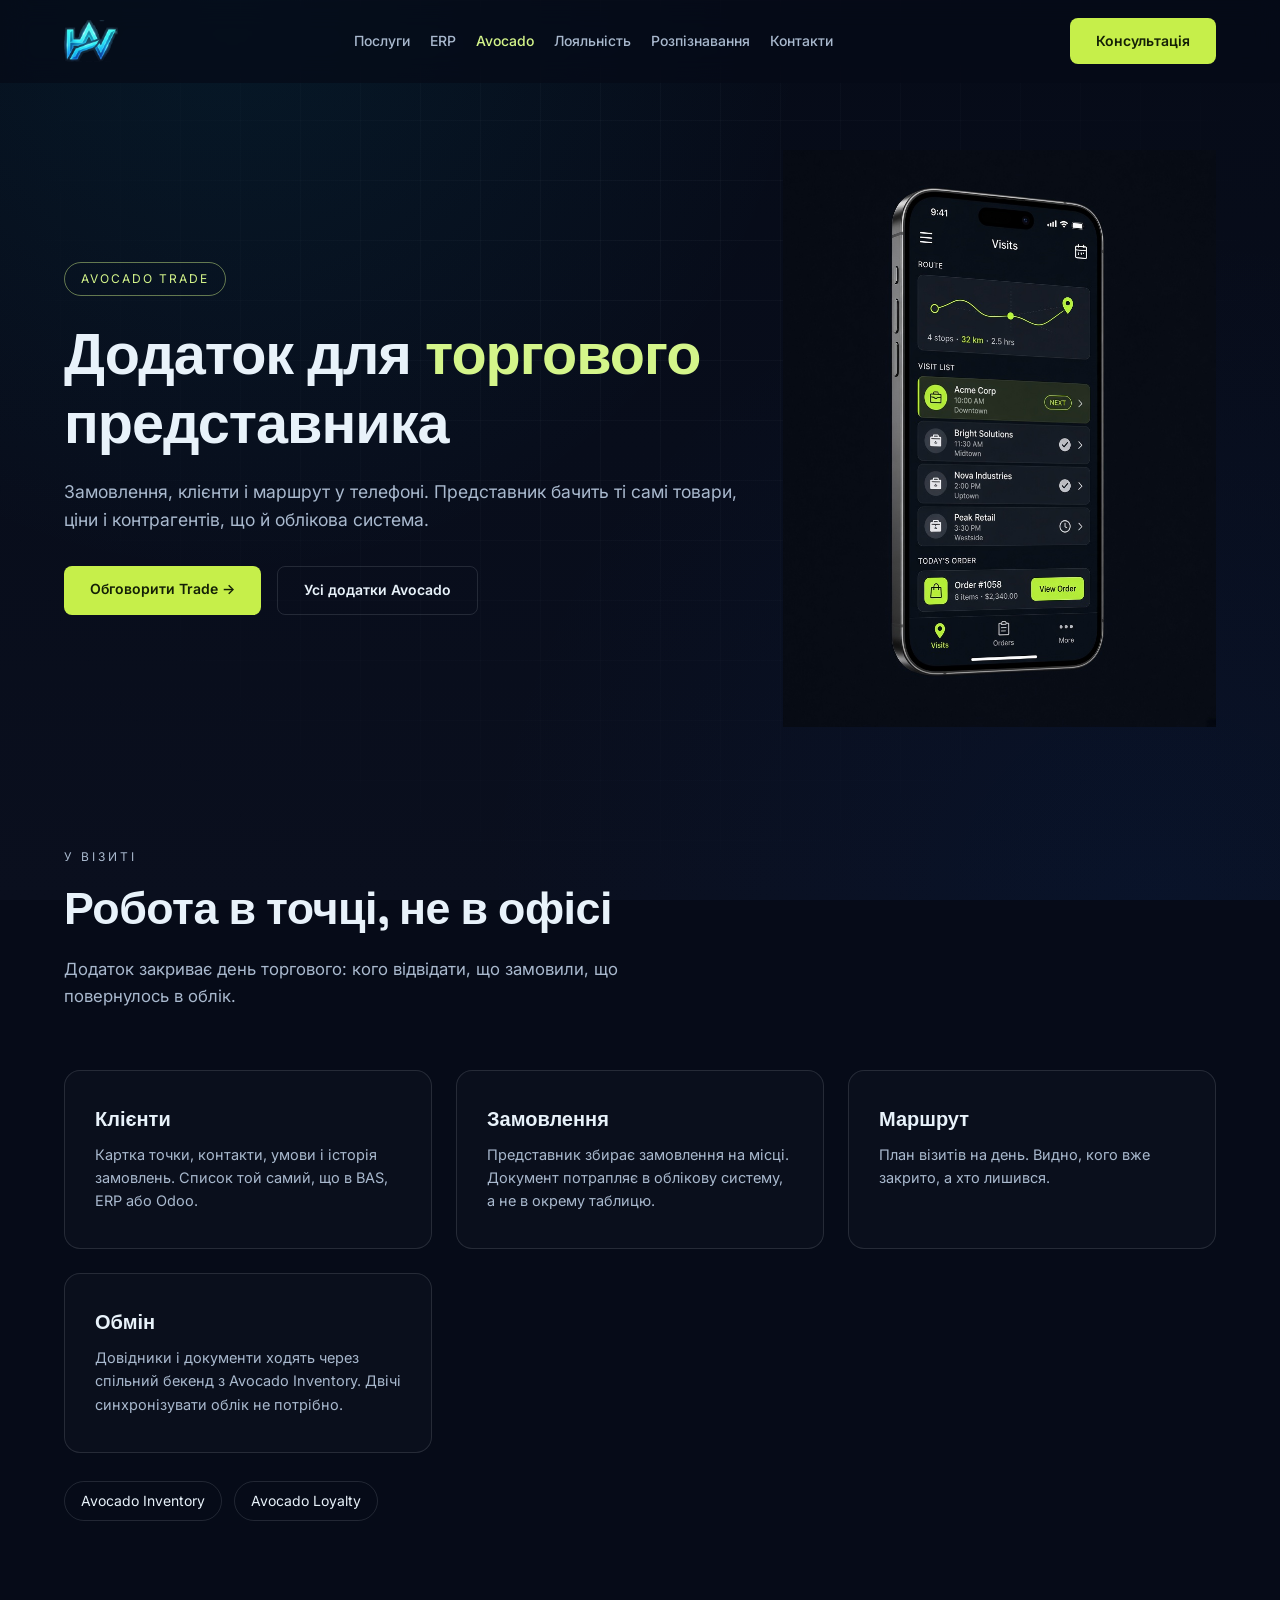
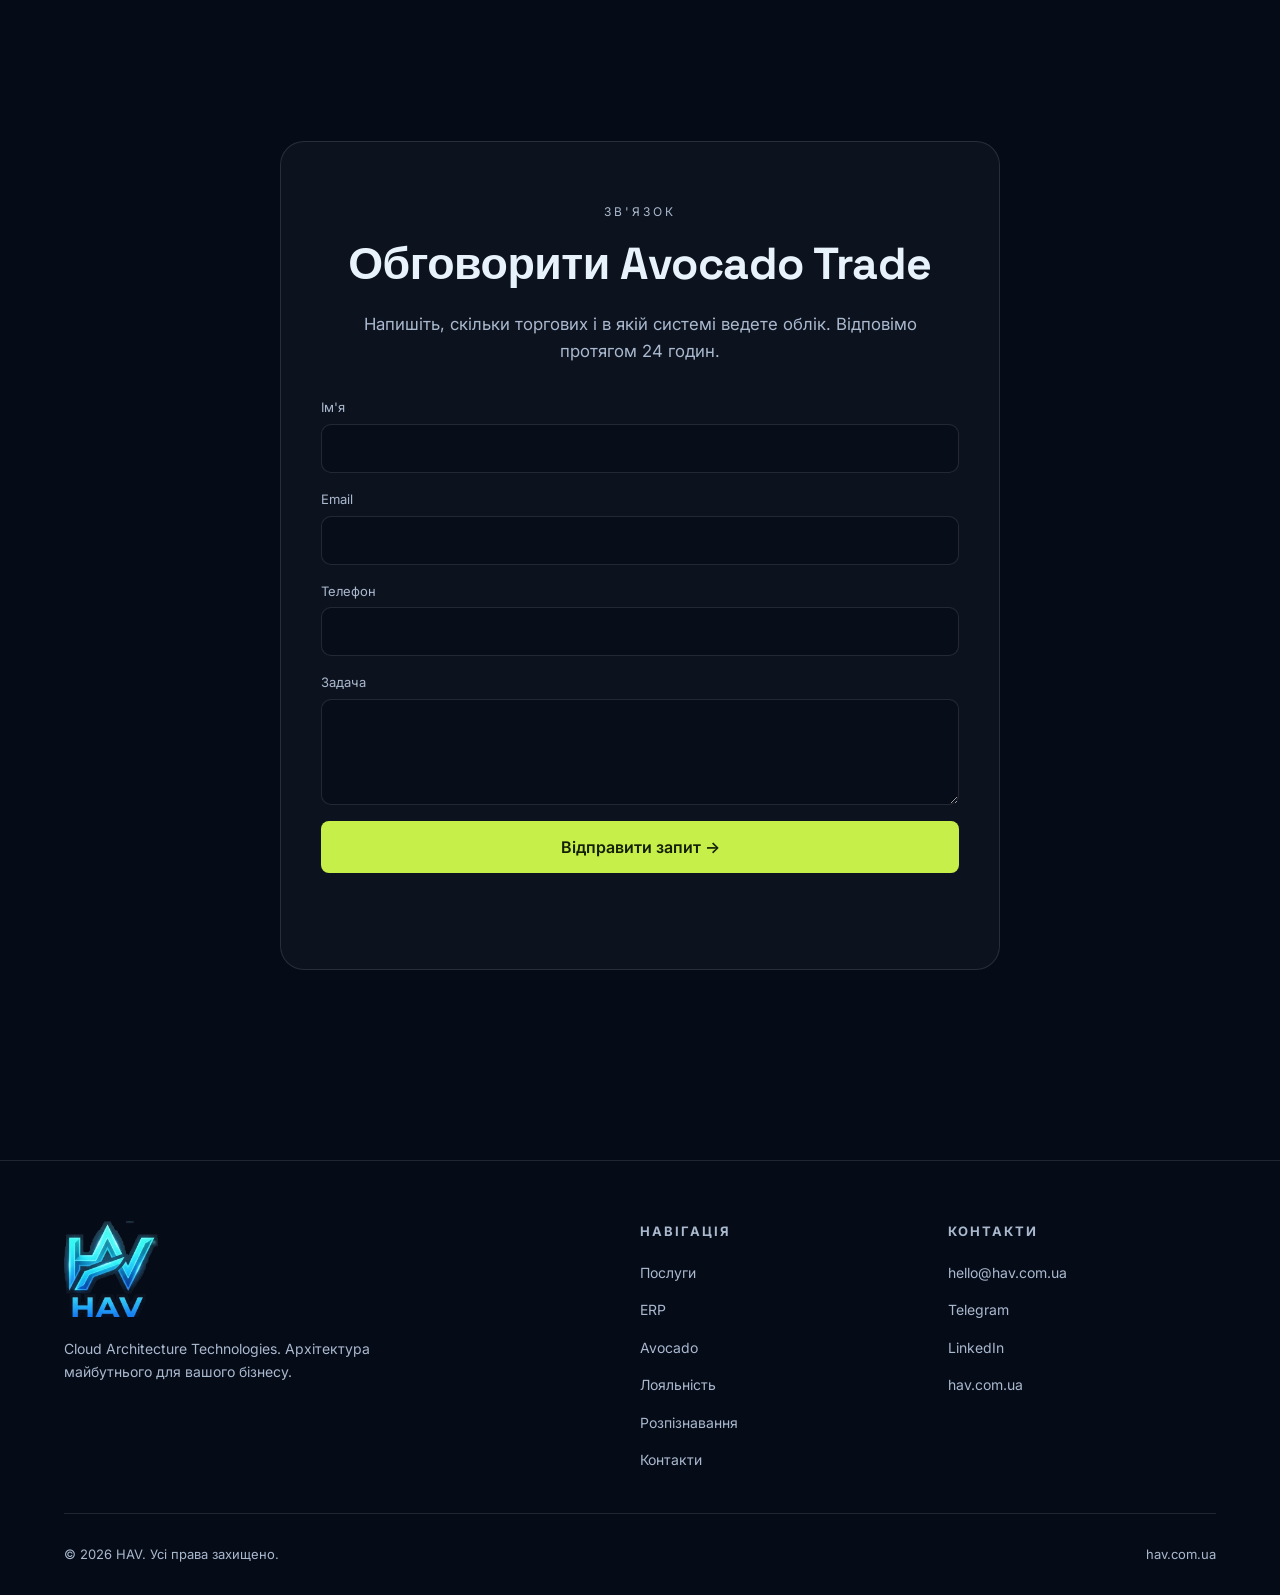
<file: trade.html>
<!DOCTYPE html>
<html lang="uk">
<head>
<meta charset="UTF-8" />
<meta name="viewport" content="width=device-width, initial-scale=1.0" />
<title>Avocado Trade — HAV</title>
<link rel="icon" href="/favicon.ico" sizes="any">
<link rel="icon" type="image/png" sizes="32x32" href="/img/favicon-32.png">
<link rel="apple-touch-icon" href="/img/apple-touch-icon.png">
<meta name="description" content="Avocado Trade — мобільний додаток для торгового представника: замовлення, клієнти і маршрут. Обмін з BAS, ERP або Odoo." />
<link rel="preconnect" href="https://fonts.googleapis.com">
<link rel="preconnect" href="https://fonts.gstatic.com" crossorigin>
<link href="https://fonts.googleapis.com/css2?family=Inter:wght@300;400;600;800;900&family=Space+Grotesk:wght@500;700&display=swap" rel="stylesheet">
<link rel="stylesheet" href="/css/styles.css">
</head>
<body class="theme-avocado" data-page="trade">

<header id="header">
  <div class="container nav">
    <a href="/" class="logo"><img src="/img/mark.png" alt="HAV"></a>
    <nav class="nav-links" id="navLinks">
      <a href="/#services">Послуги</a>
      <a href="/erp">ERP</a>
      <a href="/avocado" class="is-active">Avocado</a>
      <a href="/loyalty">Лояльність</a>
      <a href="/recognition">Розпізнавання</a>
      <a href="#contact">Контакти</a>
      <a href="#contact" class="btn btn-primary">Консультація</a>
    </nav>
    <a href="#contact" class="btn btn-primary nav-cta">Консультація</a>
    <button class="burger" id="burger" type="button" aria-label="Меню" aria-expanded="false" aria-controls="navLinks">
      <span></span><span></span><span></span>
    </button>
  </div>
</header>

<main>
  <section class="page-hero">
    <div class="container hero-layout">
      <div class="hero-inner">
        <span class="badge">AVOCADO TRADE</span>
        <h1>Додаток для <span>торгового</span> представника</h1>
        <p class="lead">Замовлення, клієнти і маршрут у телефоні. Представник бачить ті самі товари, ціни і контрагентів, що й облікова система.</p>
        <div class="hero-cta">
          <a href="#contact" class="btn btn-primary">Обговорити Trade →</a>
          <a href="/avocado" class="btn btn-ghost">Усі додатки Avocado</a>
        </div>
      </div>
      <figure class="page-shot">
        <img src="/img/avocado-trade.jpg" alt="Екран Avocado Trade: маршрут візитів і замовлення">
      </figure>
    </div>
  </section>

  <section>
    <div class="container">
      <span class="section-tag">У візиті</span>
      <h2 class="section-title">Робота в точці, не в офісі</h2>
      <p class="section-sub">Додаток закриває день торгового: кого відвідати, що замовили, що повернулось в облік.</p>
      <div class="services-grid">
        <article class="service">
          <h3>Клієнти</h3>
          <p>Картка точки, контакти, умови і історія замовлень. Список той самий, що в BAS, ERP або Odoo.</p>
        </article>
        <article class="service">
          <h3>Замовлення</h3>
          <p>Представник збирає замовлення на місці. Документ потрапляє в облікову систему, а не в окрему таблицю.</p>
        </article>
        <article class="service">
          <h3>Маршрут</h3>
          <p>План візитів на день. Видно, кого вже закрито, а хто лишився.</p>
        </article>
        <article class="service">
          <h3>Обмін</h3>
          <p>Довідники і документи ходять через спільний бекенд з Avocado Inventory. Двічі синхронізувати облік не потрібно.</p>
        </article>
      </div>
      <div class="related">
        <a href="/inventory">Avocado Inventory</a>
        <a href="/loyalty">Avocado Loyalty</a>
      </div>
    </div>
  </section>

  <section id="contact">
    <div class="container">
      <div class="contact">
        <div class="center-copy">
          <span class="section-tag">Зв'язок</span>
          <h2 class="section-title">Обговорити Avocado Trade</h2>
          <p class="section-sub" style="margin-bottom:0">Напишіть, скільки торгових і в якій системі ведете облік. Відповімо протягом 24 годин.</p>
        </div>
        <form id="contactForm">
          <input type="hidden" name="topic" value="Avocado Trade">
          <div class="hp" aria-hidden="true">
            <label>Не заповнюйте<input type="text" name="hp" tabindex="-1" autocomplete="off"></label>
          </div>
          <label class="field"><span>Ім'я</span><input type="text" name="name" autocomplete="name" maxlength="80" required></label>
          <label class="field"><span>Email</span><input type="email" name="email" autocomplete="email" maxlength="120" required></label>
          <label class="field"><span>Телефон</span><input type="tel" name="phone" autocomplete="tel" maxlength="40"></label>
          <label class="field"><span>Задача</span><textarea name="message" rows="4" maxlength="4000"></textarea></label>
          <button type="submit" class="btn btn-primary" id="submitBtn">Відправити запит →</button>
          <p class="form-status" id="formStatus" role="status" aria-live="polite"></p>
        </form>
      </div>
    </div>
  </section>
</main>

<footer>
  <div class="container">
    <div class="footer-grid">
      <div class="footer-brand">
        <div class="logo"><img src="/img/logo.png" alt="HAV"></div>
        <p id="footerTagline">Cloud Architecture Technologies. Архітектура майбутнього для вашого бізнесу.</p>
      </div>
      <div>
        <h4>Навігація</h4>
        <ul>
          <li><a href="/#services">Послуги</a></li>
          <li><a href="/erp">ERP</a></li>
          <li><a href="/avocado">Avocado</a></li>
          <li><a href="/loyalty">Лояльність</a></li>
          <li><a href="/recognition">Розпізнавання</a></li>
          <li><a href="/#contact">Контакти</a></li>
        </ul>
      </div>
      <div>
        <h4>Контакти</h4>
        <ul id="footerContacts">
          <li><a href="mailto:hello@hav.com.ua">hello@hav.com.ua</a></li>
        </ul>
      </div>
    </div>
    <div class="copyright">
      <span id="copyright"></span>
      <span id="footerSite"></span>
    </div>
  </div>
</footer>

<script src="/js/main.js"></script>
</body>
</html>
</file>
<file: css/styles.css>
/* ============ БАЗА ============ */
* { margin: 0; padding: 0; box-sizing: border-box; }
:root {
  --bg: #060B18;
  --bg-2: #0A0F1E;
  --cyan: #7AE8FF;
  --accent: #4FE3FF;
  --ink: #041018;
  --text: #E8F2FA;
  --muted: #A9B9CE;
  --glass: rgba(255, 255, 255, 0.03);
  --border: rgba(232, 242, 250, 0.12);
  --danger: #ff8b8b;
}
html { scroll-behavior: smooth; }
body {
  font-family: 'Inter', sans-serif;
  background: var(--bg);
  color: var(--text);
  overflow-x: hidden;
  line-height: 1.6;
  color-scheme: dark;
}
a { color: inherit; text-decoration: none; }
h1, h2, h3 { font-family: 'Space Grotesk', sans-serif; line-height: 1.2; }
a:focus-visible, button:focus-visible {
  outline: 2px solid var(--cyan);
  outline-offset: 3px;
}

html.booting main > section:not(.hero),
html.booting footer { opacity: 0; }

/* Фонове світіння + сітка */
body::before {
  content: '';
  position: fixed; inset: 0;
  background:
    radial-gradient(circle at 18% 0%, rgba(0, 180, 220, 0.08), transparent 42%),
    radial-gradient(circle at 90% 100%, rgba(0, 70, 180, 0.08), transparent 46%),
    linear-gradient(180deg, #060B18 0%, #0A0F1E 100%);
  z-index: -2;
}
body::after {
  content: '';
  position: fixed; inset: 0;
  background-image:
    linear-gradient(rgba(232,242,250,0.035) 1px, transparent 1px),
    linear-gradient(90deg, rgba(232,242,250,0.035) 1px, transparent 1px);
  background-size: 60px 60px;
  mask-image: radial-gradient(circle at 50% 30%, black, transparent 80%);
  z-index: -1;
  pointer-events: none;
}

.container { max-width: 1200px; margin: 0 auto; padding: 0 24px; }

/* ============ HEADER ============ */
header {
  position: fixed; top: 0; left: 0; right: 0;
  padding: 18px 0;
  backdrop-filter: blur(14px);
  background: rgba(6, 11, 24, 0.7);
  border-bottom: 1px solid transparent;
  transition: border-color .3s;
  z-index: 100;
}
header.scrolled { border-bottom-color: var(--border); }
.nav {
  display: flex; align-items: center; justify-content: space-between;
  gap: 16px;
}
.logo {
  display: inline-flex;
  align-items: center;
  line-height: 0;
}
.logo img { height: 42px; width: auto; display: block; }
.footer-brand .logo img { height: 96px; }
.nav-links { display: flex; gap: 20px; font-size: 14px; align-items: center; }
.nav-links a:not(.btn) { color: var(--muted); transition: color .3s; font-weight: 500; }
.nav-links a:not(.btn):hover,
.nav-links a.is-active { color: var(--cyan); }
.nav-links .btn { display: none; }
.btn {
  display: inline-block;
  padding: 12px 26px;
  border-radius: 8px;
  font-weight: 600; font-size: 14px;
  cursor: pointer; border: none;
  transition: all .3s;
  font-family: 'Inter', sans-serif;
}
.btn:disabled { opacity: 0.7; cursor: progress; transform: none; }
.btn-primary {
  background: var(--accent);
  color: var(--ink);
}
.btn-primary:hover {
  background: #8af3ff;
  transform: translateY(-1px);
}
.btn-primary:disabled:hover { transform: none; }
.btn-ghost {
  background: transparent;
  color: var(--text);
  border: 1px solid var(--border);
}
.btn-ghost:hover { border-color: var(--cyan); color: var(--cyan); }

.burger {
  display: none;
  flex-direction: column;
  gap: 5px;
  cursor: pointer;
  background: none;
  border: 0;
  padding: 6px;
}
.burger span { width: 26px; height: 2px; background: var(--text); display: block; }

/* ============ HERO ============ */
.hero {
  min-height: 100vh;
  display: flex; align-items: center;
  padding-top: 100px;
  position: relative;
}
.hero-inner { max-width: 820px; }
.hero-copy { max-width: 640px; }
.hero .stats { margin-top: 48px; }
.hero-photo { margin: 0; }
.hero-photo img {
  display: block;
  width: 100%;
  height: auto;
  aspect-ratio: 16 / 10;
  object-fit: cover;
  border-radius: 18px;
  border: 1px solid var(--border);
}
.hero-layout {
  display: grid;
  grid-template-columns: minmax(0, 1.15fr) minmax(220px, 0.72fr);
  gap: 28px;
  align-items: center;
  max-width: 1200px;
}
.page-shot { margin: 0; }
.page-shot img {
  display: block;
  width: 100%;
  height: auto;
}
.service-shot {
  width: 100%;
  height: 240px;
  object-fit: cover;
  object-position: center 18%;
  border-radius: 12px;
  margin: -8px 0 18px;
  background: #060b18;
}
.badge {
  display: inline-block;
  padding: 6px 16px;
  border: 1px solid var(--border);
  border-radius: 100px;
  font-size: 12px; letter-spacing: 2px;
  color: var(--muted);
  margin-bottom: 24px;
  background: transparent;
}
.hero h1 {
  font-size: clamp(2.4rem, 6vw, 4.5rem);
  font-weight: 700;
  letter-spacing: -1px;
  margin-bottom: 24px;
}
.hero h1 span { color: var(--cyan); }
.hero p {
  font-size: 1.15rem;
  color: var(--muted);
  max-width: 620px;
  margin-bottom: 40px;
}
.hero-cta { display: flex; gap: 16px; flex-wrap: wrap; }

/* ============ СЕКЦІЇ ============ */
section { padding: 110px 0; position: relative; }
.section-tag {
  font-size: 12px; letter-spacing: 3px; text-transform: uppercase;
  color: var(--muted); margin-bottom: 16px; display: block;
}
.section-title {
  font-size: clamp(1.8rem, 4vw, 2.8rem);
  font-weight: 700; margin-bottom: 20px;
  letter-spacing: -0.5px;
}
.section-sub {
  color: var(--muted); max-width: 620px; margin-bottom: 60px;
  font-size: 1.05rem;
}
.center-copy { text-align: center; }
.center-copy .section-sub { margin-left: auto; margin-right: auto; }

/* ============ STATS ============ */
.stats {
  display: grid;
  grid-template-columns: repeat(auto-fit, minmax(180px, 1fr));
  gap: 24px;
  padding: 40px;
  border: 1px solid var(--border);
  border-radius: 20px;
  background: var(--glass);
  margin-top: 60px;
}
.stat { text-align: center; }
.stat b {
  display: block;
  font-family: 'Space Grotesk', sans-serif;
  font-size: 2.6rem; font-weight: 700;
  color: var(--text);
}
.stat span { font-size: 13px; color: var(--muted); letter-spacing: 1px; }

/* ============ SERVICES ============ */
.services-grid {
  display: grid;
  grid-template-columns: repeat(auto-fit, minmax(300px, 1fr));
  gap: 24px;
}
.service {
  padding: 36px 30px;
  border: 1px solid var(--border);
  border-radius: 16px;
  background: rgba(255, 255, 255, 0.02);
  transition: all .4s;
  position: relative; overflow: hidden;
}
.service::before {
  content: ''; position: absolute; top: 0; left: 0;
  width: 100%; height: 2px;
  background: var(--cyan);
  transform: scaleX(0); transform-origin: left;
  transition: transform .4s;
}
.service:hover { transform: translateY(-4px); border-color: rgba(232, 242, 250, 0.28); }
.service:hover::before { transform: scaleX(1); }
.service-icon {
  width: 48px; height: 48px;
  display: flex; align-items: center; justify-content: center;
  border-radius: 12px;
  background: rgba(255, 255, 255, 0.04);
  border: 1px solid var(--border);
  margin-bottom: 22px;
  font-size: 22px;
  color: var(--text);
}
.service-icon svg { width: 22px; height: 22px; display: block; }
a.service { display: block; color: inherit; }
.service h3 { font-size: 1.25rem; margin-bottom: 12px; color: var(--text); }
.service p { color: var(--muted); font-size: 14.5px; }
.service-icon.mark {
  font-family: 'Space Grotesk', sans-serif;
  font-size: 12px;
  font-weight: 700;
  letter-spacing: 0.04em;
  color: var(--text);
}
.more {
  display: inline-block;
  margin-top: 18px;
  color: var(--text);
  font-size: 14px;
  font-weight: 600;
}
.more:hover,
.related a:hover { color: var(--cyan); }

body.theme-avocado .badge {
  color: #d4f58a;
  border-color: rgba(212, 245, 138, 0.45);
}
body.theme-avocado .page-hero h1 span,
body.theme-avocado .nav-links a.is-active,
body.theme-avocado .nav-links a:not(.btn):hover {
  color: #d4f58a;
}
body.theme-avocado a:focus-visible,
body.theme-avocado button:focus-visible {
  outline-color: #d4f58a;
}
body.theme-avocado .btn-primary {
  background: #c6ef4a;
  color: #142006;
}
body.theme-avocado .btn-primary:hover {
  background: #d6f56a;
}
.page-hero { padding-top: 150px; padding-bottom: 10px; }
.page-hero h1 {
  font-size: clamp(2.2rem, 5vw, 3.6rem);
  font-weight: 700;
  letter-spacing: -1px;
  margin-bottom: 20px;
}
.page-hero h1 span { color: var(--cyan); }
.page-hero .lead {
  font-size: 1.1rem;
  color: var(--muted);
  max-width: 680px;
  margin-bottom: 32px;
}
.related { display: flex; flex-wrap: wrap; gap: 12px; margin-top: 28px; }
.related a {
  color: var(--text);
  border: 1px solid var(--border);
  border-radius: 100px;
  padding: 8px 16px;
  font-size: 14px;
}

/* ============ TECH ============ */
.tech-grid {
  display: flex; flex-wrap: wrap; gap: 12px; justify-content: center;
}
.tech {
  padding: 12px 24px;
  border: 1px solid var(--border);
  border-radius: 100px;
  font-size: 14px;
  color: var(--muted);
  background: var(--glass);
  transition: all .3s;
}
.tech:hover { color: var(--text); border-color: rgba(232, 242, 250, 0.28); }

/* ============ PROCESS ============ */
.process { display: grid; grid-template-columns: repeat(auto-fit, minmax(220px, 1fr)); gap: 20px; counter-reset: step; }
.step {
  padding: 32px 24px;
  border: 1px solid var(--border);
  border-radius: 16px;
  background: var(--glass);
  position: relative;
}
.step::before {
  counter-increment: step;
  content: "0" counter(step);
  font-family: 'Space Grotesk', sans-serif;
  font-size: 2.4rem; font-weight: 700;
  color: rgba(232, 242, 250, 0.28);
  display: block; margin-bottom: 14px;
}
.step h4 { font-size: 1.1rem; margin-bottom: 8px; }
.step p { color: var(--muted); font-size: 14px; }

/* ============ CASES ============ */
.cases { display: grid; grid-template-columns: repeat(auto-fit, minmax(320px, 1fr)); gap: 24px; }
.case {
  padding: 32px;
  border-radius: 16px;
  border: 1px solid var(--border);
  background: rgba(255, 255, 255, 0.02);
  transition: all .4s;
}
.case:hover { border-color: rgba(232, 242, 250, 0.28); transform: translateY(-4px); }
.case-tag {
  display: inline-block; font-size: 11px; letter-spacing: 2px;
  color: var(--muted); border: 1px solid var(--border);
  padding: 4px 12px; border-radius: 100px; margin-bottom: 18px;
}
.case h3 { font-size: 1.2rem; margin-bottom: 14px; }
.case p { color: var(--muted); font-size: 14.5px; margin-bottom: 20px; }
.case-result {
  font-weight: 600;
  color: var(--text);
  font-size: 15px;
  border-top: 1px solid var(--border);
  padding-top: 16px;
}

/* ============ CONTACT ============ */
.contact {
  max-width: 720px; margin: 0 auto;
  padding: 60px 40px;
  border-radius: 24px;
  border: 1px solid var(--border);
  background: rgba(255, 255, 255, 0.03);
}
.contact form { display: grid; gap: 16px; margin-top: 32px; position: relative; }
.field { display: grid; gap: 6px; }
.field span { font-size: 13px; color: var(--muted); }
.contact input, .contact textarea {
  width: 100%;
  padding: 14px 18px;
  background: rgba(6, 11, 24, 0.6);
  border: 1px solid var(--border);
  border-radius: 10px;
  color: var(--text);
  font-family: inherit; font-size: 15px;
  transition: border-color .3s;
  resize: vertical;
}
.contact input:focus, .contact textarea:focus {
  outline: none; border-color: var(--cyan);
  box-shadow: 0 0 0 3px rgba(0, 212, 255, 0.15);
}
.contact .btn-primary { width: 100%; padding: 16px; font-size: 16px; }
.form-status { min-height: 1.4em; text-align: center; font-size: 14px; }
.form-status.ok { color: var(--cyan); }
.form-status.err { color: var(--danger); }
.hp {
  position: absolute;
  width: 1px;
  height: 1px;
  padding: 0;
  margin: -1px;
  overflow: hidden;
  clip: rect(0, 0, 0, 0);
  white-space: nowrap;
  border: 0;
}
.noscript {
  max-width: 720px;
  margin: 120px auto 40px;
  padding: 0 24px;
  color: var(--muted);
  text-align: center;
}

/* ============ FOOTER ============ */
footer {
  padding: 60px 0 30px;
  border-top: 1px solid var(--border);
  margin-top: 80px;
}
.footer-grid {
  display: grid; grid-template-columns: 2fr 1fr 1fr;
  gap: 40px; margin-bottom: 40px;
}
.footer-grid h4 { font-size: 13px; letter-spacing: 2px; color: var(--muted); margin-bottom: 18px; text-transform: uppercase; }
.footer-grid ul { list-style: none; display: grid; gap: 12px; }
.footer-grid ul a { color: var(--muted); font-size: 14px; transition: color .3s; }
.footer-grid ul a:hover { color: var(--cyan); }
.footer-brand p { color: var(--muted); font-size: 14px; max-width: 340px; margin-top: 14px; }
.copyright {
  padding-top: 30px; border-top: 1px solid var(--border);
  display: flex; justify-content: space-between; flex-wrap: wrap; gap: 12px;
  color: var(--muted); font-size: 13px;
}

/* ============ АНІМАЦІЯ ПОЯВИ ============ */
.js .reveal {
  opacity: 0; transform: translateY(30px);
  transition: opacity .8s ease, transform .8s ease;
}
.js .reveal.visible { opacity: 1; transform: translateY(0); }

@media (prefers-reduced-motion: reduce) {
  html { scroll-behavior: auto; }
  .js .reveal { opacity: 1; transform: none; transition: none; }
  .service, .case, .tech, .btn-primary { transition: none; }
}

/* ============ МОБІЛЬНА ============ */
@media (max-width: 768px) {
  .nav-links { display: none; }
  .nav > .nav-cta { display: none; }
  .burger { display: flex; }
  .nav-links.open {
    display: flex; flex-direction: column;
    position: absolute; top: 100%; left: 0; right: 0;
    background: rgba(6, 11, 24, 0.98);
    padding: 24px; gap: 20px;
    border-bottom: 1px solid var(--border);
    align-items: flex-start;
  }
  .nav-links.open .btn { display: inline-block; }
  section { padding: 70px 0; }
  .contact { padding: 40px 24px; }
  .footer-grid { grid-template-columns: 1fr; }
  .hero-cta { flex-direction: column; }
  .hero-cta .btn { width: 100%; text-align: center; }
  .hero-layout { grid-template-columns: 1fr; }
  .hero .stats { margin-top: 32px; }
  .page-shot { max-width: 360px; margin: 0 auto; }
}
</file>
